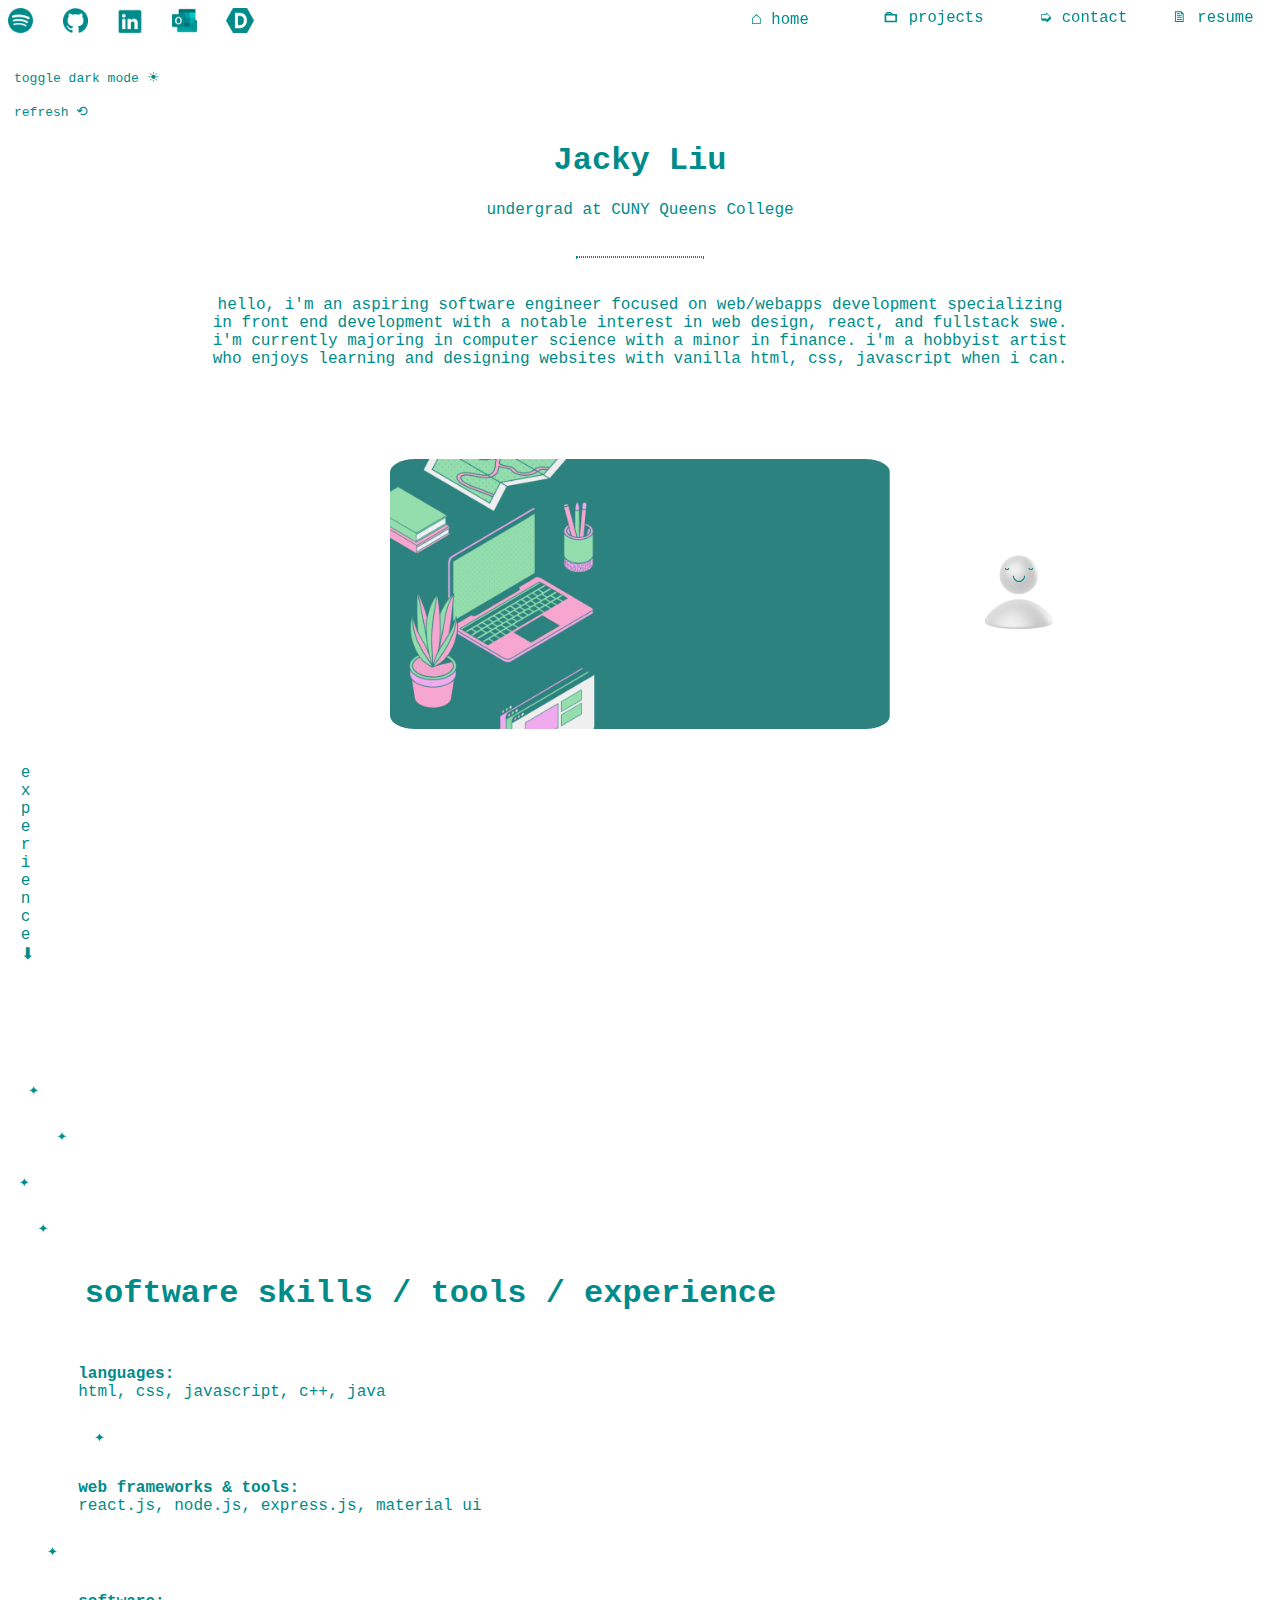
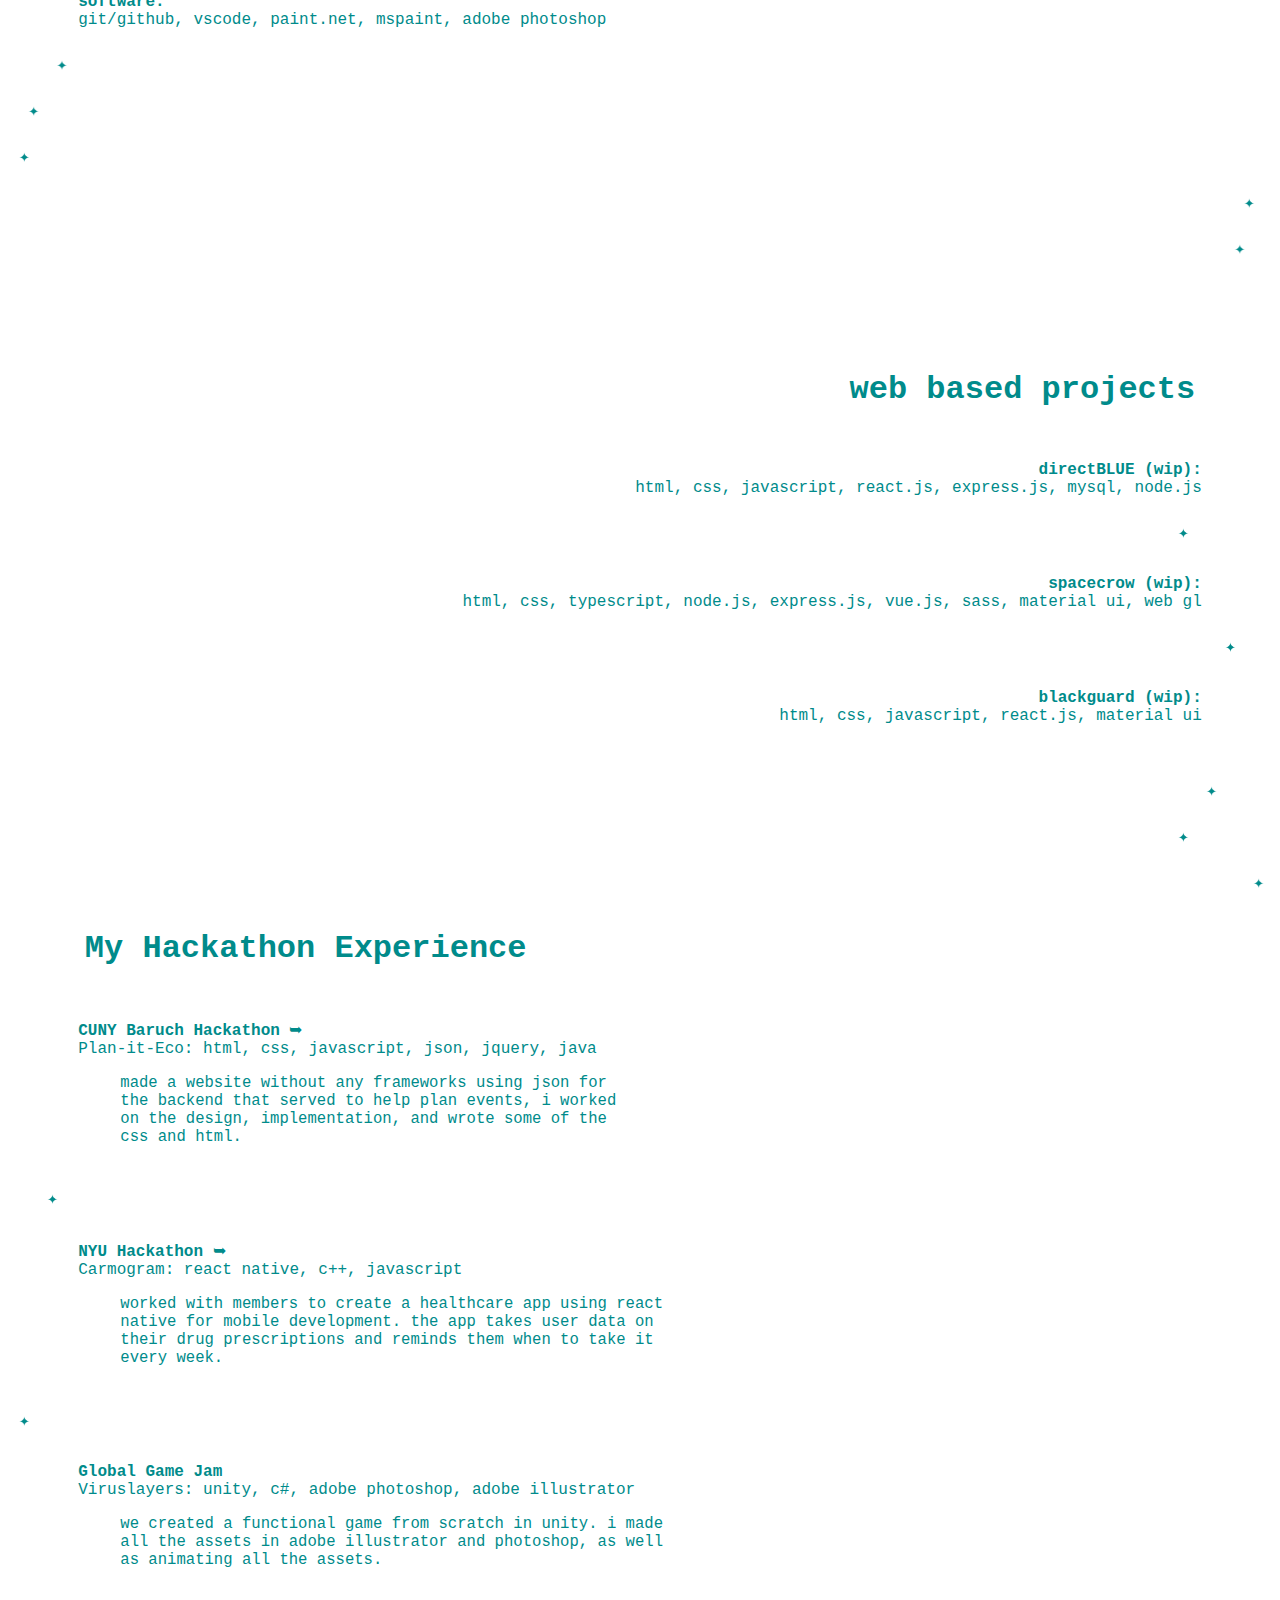
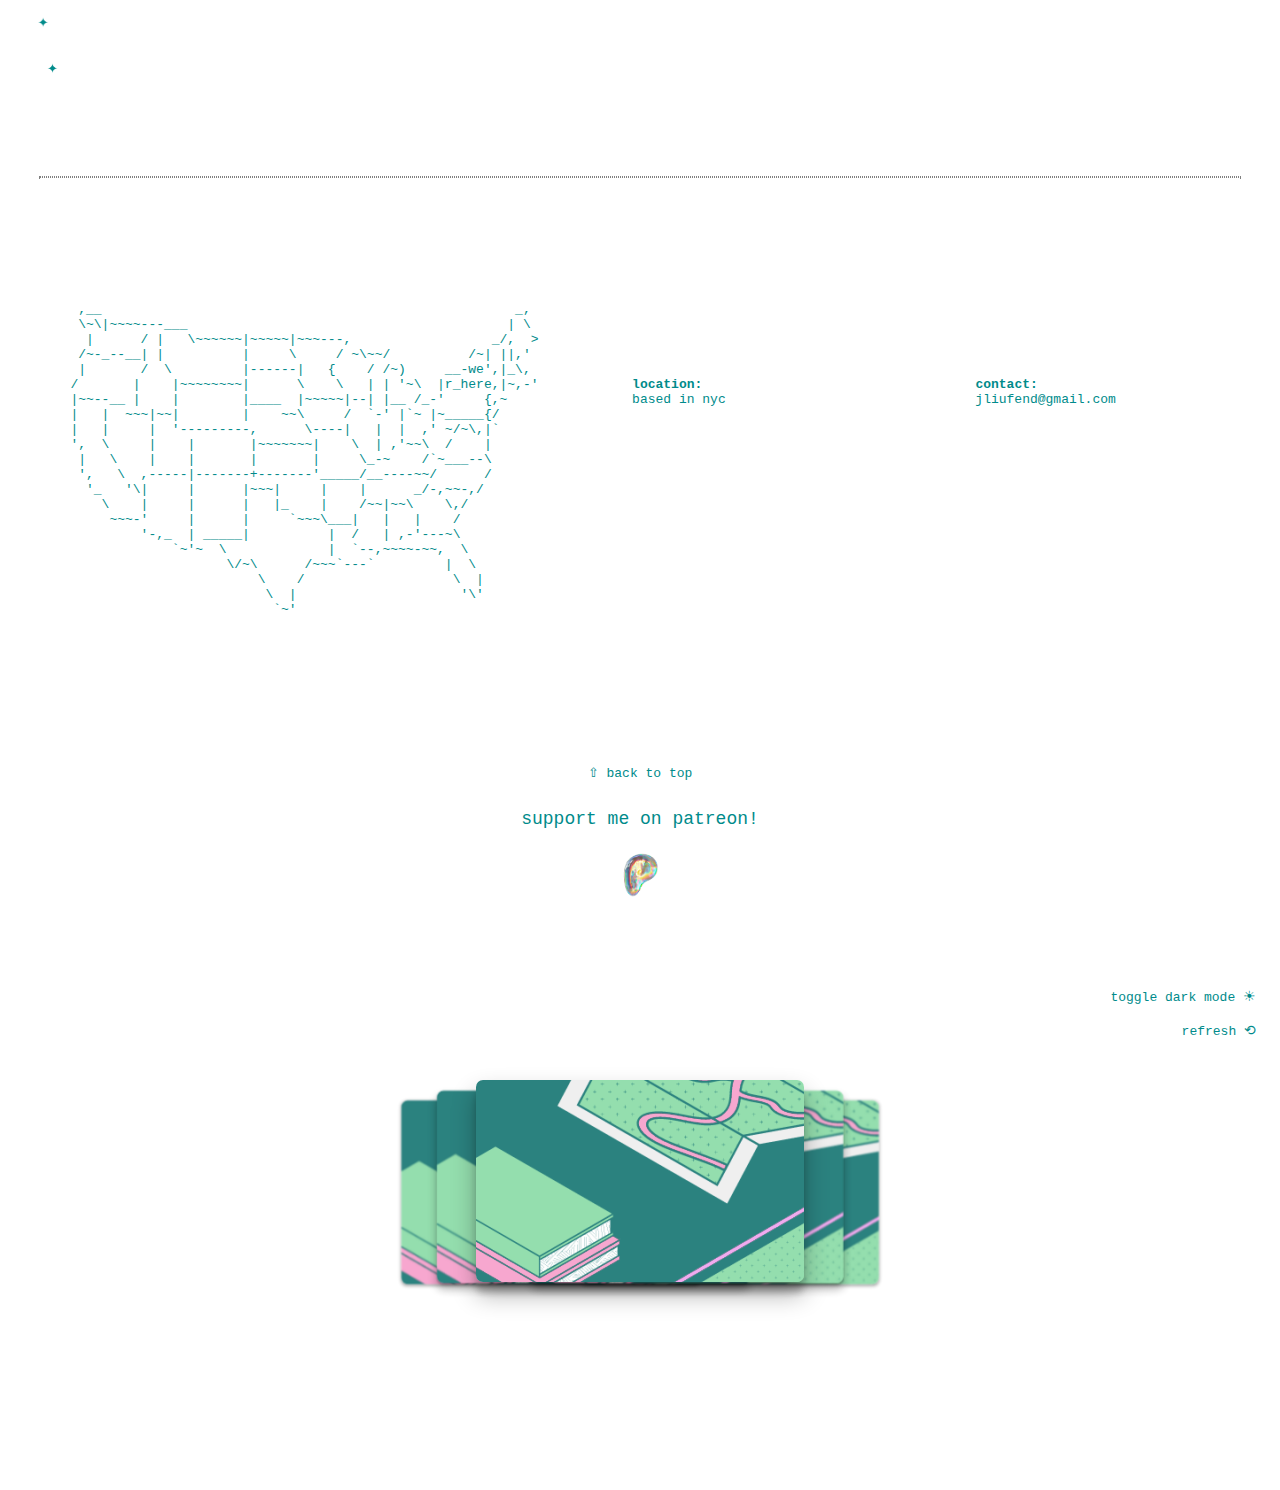
<file: index.html>
<!DOCTYPE html>
<html>
<head>
        <meta name="viewport" content="width=device-width, initial-scale=1.0">
        <meta charset="utf-8">
        <link rel = "stylesheet" href = "style.css">
        <script src="script.js"></script> 
        <title>✦ jacky liu's portfolio site</title>
</head>
<body> 
        <nav>
            <div id = "navbar">
                    <a href = "https://open.spotify.com/user/4dzqdp9mrkkd731muzai8ax6s" target = "_blank"><img id = "spotifylogo"  src = "./images/spotifylogo.png" alt = "spotify"></a> &nbsp;&nbsp;&nbsp;&nbsp;&nbsp;&nbsp;
                    <a href = "https://www.github.com/ykcaj-i" target = "_blank"><img id = "githublogo" src = "./images/githubcyan.png" alt = "github" ></a>&nbsp;&nbsp;&nbsp;&nbsp;&nbsp;&nbsp;
                    <a href = "https://www.linkedin.com/in/jacky-l-170103164/" target = "_blank"><img id = "linkedinlogo" src = "./images/linkedincyan.png" alt = "linkedin"></a>&nbsp;&nbsp;&nbsp;&nbsp;&nbsp;&nbsp;
                    <a href = "https://www.microsoft.com/en-us/microsoft-365/outlook/email-and-calendar-software-microsoft-outlook" target = "_blank"><img id = "microsoftlogo"  src = "./images/microsoft365logotrans.png" alt = "microsoftoutlook" ></a>&nbsp;&nbsp;&nbsp;&nbsp;&nbsp;&nbsp;
                    <a href = "https://devpost.com/ykcaj-i" target = "_blank"><img id = "devpostlogo" src = "./images/devpostlogo.png" alt = "devpost" ></a>&nbsp;&nbsp;&nbsp;&nbsp;&nbsp;&nbsp;
                    <div class = "righticons">
                        <a href = "#top"><font style ="font-size: 120%;">⌂</font> home</a>&nbsp;&nbsp;&nbsp;&nbsp;&nbsp;&nbsp;&nbsp;&nbsp;&nbsp;&nbsp;&nbsp;&nbsp;&nbsp;&nbsp;&nbsp;&nbsp;
                        <a href = "#webbasedprojects"><b>🗀</b> projects</a>&nbsp;&nbsp;&nbsp;&nbsp;&nbsp;&nbsp;&nbsp;&nbsp;&nbsp;&nbsp;&nbsp;&nbsp;&nbsp;&nbsp;&nbsp;&nbsp;&nbsp;&nbsp;&nbsp;
                        <a href = "#contacts">➭ contact</a>&nbsp;&nbsp;&nbsp;&nbsp;&nbsp;&nbsp;&nbsp;&nbsp;&nbsp;&nbsp;&nbsp;&nbsp;&nbsp;&nbsp;&nbsp;&nbsp;&nbsp;
                        <a href = "https://www.google.com" target = "_blank"><font style = "font-size: 100%;">🗎</font> resume</a>
                    </div>
                    
            </div>

        </nav>
            
            <br><br><br>
            <div>
                <button  id = "togglenight" onclick = "myFunction()">toggle dark mode <font style = "font-size: 110%;">☀</font></button> 
            </div>
            <br>
            <div>
                <button onClick="window.location.reload();">refresh <font style = "font-size: 110%;">⟲</font></button>
            </div>
            
            
        <header id = "header"> 
            <h1>Jacky Liu</h1>
            <p>undergrad at CUNY Queens College </p> <br> <hr id = "hr1">  <br>
            <div id = "summary">
                <p>
                    hello, i'm an aspiring software engineer focused on web/webapps development specializing <br>
                    in front end development with a notable interest in web design, react, and fullstack swe.<br>
                    i'm currently majoring in computer science with a minor in finance. i'm a hobbyist artist<br>
                    who enjoys learning and designing websites with vanilla html, css, javascript when i can.<br>
                    
                </p> 
                <br><br><br><br><br>
            </div>
            <div class = "parent">
                <img id = "image1" src="./images/imagethird.png" alt = "image1">
                <div class = "child">
                <img src="./images/pfp3dblank.png" alt = "image1" style = "width:120px; height:120px; border-radius: 25%;">
                </div>
                <div class = "childsecond">
                    <p id = "username">jacky</p>
                </div>
                <div class = "childthird">
                    <p id = "face" style = "color:darkcyan;"><span></span></p><!--˘◡˘ -->
                </div> 
                <!--
                <div class = "childforth">
                    <pre>
                        <button style = "color: white;" onclick="myFunction1()">o</button><br><br><br>
                        <button style = "color: white;" onclick="myFunction1()">o</button><br><br><br>
                        <button style = "color: white;" onclick="myFunction1()">o</button><br><br><br>
                    </pre>
                </div>
               -->
        </header>
        <br>
        <div>
            <a href = "#technicalskills" style = "text-decoration: none;">
            <p style = "color: darkcyan;">e<br>x<br>p<br>e<br>r<br>i<br>e<br>n<br>c<br>e<br>⬇</p>    
            </a>
        </div>
        <br><br><br><br><br><br>


        <!-- FLAVOR -->
        <div id = "technicalskills"> 
            <marquee direction="right"scrollamount = "3" style="color:darkcyan;"> 
                <pre>✦</pre> 
            </marquee> 
            <marquee direction="right"style="color:darkcyan;"> 
                <pre>✦</pre> 
            </marquee> 
            <marquee direction="right"scrollamount = "2" style="color:darkcyan;"> 
                <pre>✦</pre> 
            </marquee> 
            <marquee direction="right"scrollamount = "4" style="color:darkcyan;"> 
                <pre>✦</pre> 
            </marquee> 
        </div>
        <!-- FLAVOR -->

        <section>
            <h1>&nbsp;&nbsp;&nbsp;&nbsp;software skills / tools / experience</h1><br>
            <p>
                &nbsp;&nbsp;&nbsp;&nbsp;&nbsp;&nbsp;<b>languages:</b><br>
                &nbsp;&nbsp;&nbsp;&nbsp;&nbsp;&nbsp;html, css, javascript, c++, java
            </p>
                

            <marquee direction="right"scrollamount="10" style="color:darkcyan;"> 
                <pre>✦</pre> 
            </marquee> 

            <p>
                &nbsp;&nbsp;&nbsp;&nbsp;&nbsp;&nbsp;<b>web frameworks & tools:</b><br>
                &nbsp;&nbsp;&nbsp;&nbsp;&nbsp;&nbsp;react.js, node.js, express.js, material ui
            </p>


            <marquee direction="right"scrollamount="5" style="color:darkcyan;"> 
                <pre>✦</pre> 
            </marquee> 

            <p>
                &nbsp;&nbsp;&nbsp;&nbsp;&nbsp;&nbsp;<b>software:</b><br>
                &nbsp;&nbsp;&nbsp;&nbsp;&nbsp;&nbsp;git/github, vscode, paint.net, mspaint, adobe photoshop
            </p>
        </section>

    

        <section>

            <!-- FLAVOR -->
            <div>
                <marquee direction="right"style="color:darkcyan;"> 
                    <pre>✦</pre> 
                </marquee> 
                <marquee direction="right"scrollamount="3" style="color:darkcyan;"> 
                    <pre>✦</pre> 
                </marquee> 
                <marquee scrollamount="2" direction="right"style="color:darkcyan;"> 
                    <pre>✦</pre> 
                </marquee> 
            </div>

            <!-- FLAVOR -->


            <!--<img id = "image2" src = "stacks.png" alt = "image2" style = "padding: 50px;">-->
        </section>

         <!-- FLAVOR -->
         <div  id = "webbasedprojects"> 
            <marquee direction="left"scrollamount = "3" style="color:darkcyan;"> 
                <pre>✦</pre> 
            </marquee> 
            <marquee direction="left"scrollamount = "4" style="color:darkcyan;"> 
                <pre>✦</pre> 
            </marquee> 
        </div>
        <!-- FLAVOR -->

        <br>
        <section style = "text-align: right;"><br><br><br><br>
            <h1>web based projects&nbsp;&nbsp;&nbsp;&nbsp;</h1><br>
            <p>
                <b>directBLUE (wip):</b>&nbsp;&nbsp;&nbsp;&nbsp;&nbsp;&nbsp;<br> 
                html, css, javascript, react.js, express.js, mysql, node.js&nbsp;&nbsp;&nbsp;&nbsp;&nbsp;&nbsp;</p>
            <marquee direction="left"scrollamount="10" style="color:darkcyan;"> 
                <pre>✦</pre> 
            </marquee> 
            <p>
                <b>spacecrow (wip):</b>&nbsp;&nbsp;&nbsp;&nbsp;&nbsp;&nbsp;<br>
                html, css, typescript, node.js, express.js, vue.js, sass, material ui, web gl&nbsp;&nbsp;&nbsp;&nbsp;&nbsp;&nbsp;
            </p>
            <marquee direction="left"scrollamount="5" style="color:darkcyan;"> 
                <pre>✦</pre> 
            </marquee> 
            <p>
                <b>blackguard (wip):</b>&nbsp;&nbsp;&nbsp;&nbsp;&nbsp;&nbsp;<br>
                html, css, javascript, react.js, material ui&nbsp;&nbsp;&nbsp;&nbsp;&nbsp;&nbsp;
            </p>
        </section>

           <!-- FLAVOR -->

           <div> 
            <br><br>
            <marquee direction="left"scrollamount = "7" style = "color:darkcyan;">
                <pre>✦</pre> 
            </marquee> 
            <marquee direction="left"scrollamount = "10" style="color:darkcyan;"> 
                <pre>✦</pre> 
            </marquee> 
            <marquee direction="left"scrollamount = "2" style="color:darkcyan;"> 
                <pre>✦</pre> 
            </marquee> 
        </div>

        <!-- FLAVOR -->

            
            <section>
                <h1>&nbsp;&nbsp;&nbsp;&nbsp;My Hackathon Experience</h1><br>
                <p>
                    &nbsp;&nbsp;&nbsp;&nbsp;&nbsp;&nbsp;<b>CUNY Baruch Hackathon</b>&nbsp;<a id = "projectlinks" href = "https://devpost.com/software/plan-it-eco" target = "_blank">➥</a><br> 
                    &nbsp;&nbsp;&nbsp;&nbsp;&nbsp;&nbsp;Plan-it-Eco: html, css, javascript, json, jquery, java
                </p>
                <pre style = "font-family: monospace; font-size: 120%;">
            made a website without any frameworks using json for 
            the backend that served to help plan events, i worked 
            on the design, implementation, and wrote some of the
            css and html. 
                </pre>
            
                <marquee direction="right"scrollamount="5" style="color:darkcyan;"> 
                    <pre>✦</pre> 
                </marquee> 
    
                <p>
                    &nbsp;&nbsp;&nbsp;&nbsp;&nbsp;&nbsp;<b>NYU Hackathon</b>&nbsp;<a id = "projectlinks" href = "https://devpost.com/software/carmogram" target = "_blank">➥</a><br>
                    &nbsp;&nbsp;&nbsp;&nbsp;&nbsp;&nbsp;Carmogram: react native, c++, javascript
                </p>
                <pre style = "font-family: monospace; font-size: 120%;">
            worked with members to create a healthcare app using react
            native for mobile development. the app takes user data on
            their drug prescriptions and reminds them when to take it 
            every week.
                </pre>
    
    
                <marquee direction="right"scrollamount="2" style="color:darkcyan;"> 
                    <pre>✦</pre>
                </marquee> 
                
    
                <p>
                    &nbsp;&nbsp;&nbsp;&nbsp;&nbsp;&nbsp;<b>Global Game Jam</b><br>
                    &nbsp;&nbsp;&nbsp;&nbsp;&nbsp;&nbsp;Viruslayers: unity, c#, adobe photoshop, adobe illustrator<br>
                </p>
                <pre style = "font-family: monospace; font-size: 120%;">
            we created a functional game from scratch in unity. i made 
            all the assets in adobe illustrator and photoshop, as well
            as animating all the assets. 
                </pre>
            </section>
            <marquee direction="right"scrollamount = "4" style="color:darkcyan;"> 
                <pre>✦</pre> 
            </marquee> 
            <marquee direction="right"scrollamount = "5" style="color:darkcyan;"> 
                <pre>✦</pre> 
            </marquee> 
            <br><br><br><br><br><br>
           
            
            


            <section id = "mapend">
            <hr style = "border-color:darkcyan; border: dotted 1.5px; width: 95%;">
            <br><br><br><br><br><br>
            <pre>
            
         ,__                                                     _,
         \~\|~~~~---___                                         | \
          |      / |   \~~~~~~|~~~~~|~~~---,                  _/,  >
         /~-_--__| |          |     \     / ~\~~/          /~| ||,'
         |       /  \         |------|   {    / /~)     __-we',|_\,
        /       |    |~~~~~~~~|      \    \   | | '~\  |r_here,|~,-'            <b>location:</b>                                   <b>contact:</b>                                         <b>role:</b>                                        <b>interests:</b>           
        |~~--__ |    |        |____  |~~~~~|--| |__ /_-'     {,~                based in nyc                                jliufend@gmail.com                               software engineer                            fintech, biotech, ai
        |   |  ~~~|~~|        |    ~~\     /  `-' |`~ |~_____{/                                                    
        |   |     |  '---------,      \----|   |  |  ,' ~/~\,|`
        ',  \     |    |       |~~~~~~~|    \  | ,'~~\  /    |
         |   \    |    |       |       |     \_-~    /`~___--\
         ',   \  ,-----|-------+-------'_____/__----~~/      /
          '_   '\|     |      |~~~|     |    |      _/-,~~-,/
            \    |     |      |   |_    |    /~~|~~\    \,/
             ~~~-'     |      |     `~~~\___|   |   |    /
                 '-,_  | _____|          |  /   | ,-'---~\
                     `~'~  \             |  `--,~~~~-~~,  \
                            \/~\      /~~~`---`         |  \
                                \    /                   \  |
                                 \  |                     '\'
                                  `~'
                                </pre>
            </section>


            <br><br><br><br><br><br><br><br>
            <section id = "contacts" style = "text-align: center">
                <div id = "backtotop" > <!--id="grad1" style="text-align:center;margin:auto;"-->
                    <a href = "#top" style = "text-decoration: none; color: darkcyan;">⇧ back to top</a>
                </div>
                    <div id = "patreon">
                    <p style = "padding: 10px;color:darkcyan;font-size:18px;">
                        support me on patreon!<br><br> <a href = "https://google.com" target = "_blank"><img id = "patreonlogo" src  = "./images/patreonlogot.gif" alt = "patreon">
                        </a>
                    </p>
                    <br><br><br>
                    </div id = "pagedown">
                    <div style = "text-align:right; padding: 10px;">
                    <div>
                        <button  id = "togglenight" onclick = "myFunction()">toggle dark mode <font style = "font-size: 110%;">☀</font></button> 
                    </div>
                    <br>
                    <div>
                        <button onClick="window.location.reload();">refresh <font style = "font-size: 110%;">⟲</font></button>
                    </div>
                    </div>
                    <br><br>
 
            </section>
            

                <!--slider-->
                <section id="slider">
                    <input type="radio" name="slider" id="s1">
                    <input type="radio" name="slider" id="s2">
                    <input type="radio" name="slider" id="s3" checked> <!--this is the primary one-->
                    <input type="radio" name="slider" id="s4">
                    <input type="radio" name="slider" id="s5">
                  
                    <label for="s1" id="slide1"></label>
                    <label for="s2" id="slide2"></label>
                    <label for="s3" id="slide3"></label>
                    <label for="s4" id="slide4"></label>
                    <label for="s5" id="slide5"></label>
                  </section>

        <div style = "text-align: center; color: green; font-family: courier new; font-size: 100%; >
                <h2>a little about me</h2>
                <br>
                <p>i'm a cs student who recently decided to get into web development, this website is my first project, i will be producing more work from here on.</p>
                <p>i'm currently working on rehauling this site using css flexbox and grid, and making it responsive for all devices, stay tuned.</p>
                <br>
                <p>please contact me at jliufend@gmail.com or jliuarc@gmail.com, i'm more than happy to respond!<p>
        </div>





            

        
</body>
</html>
</file>
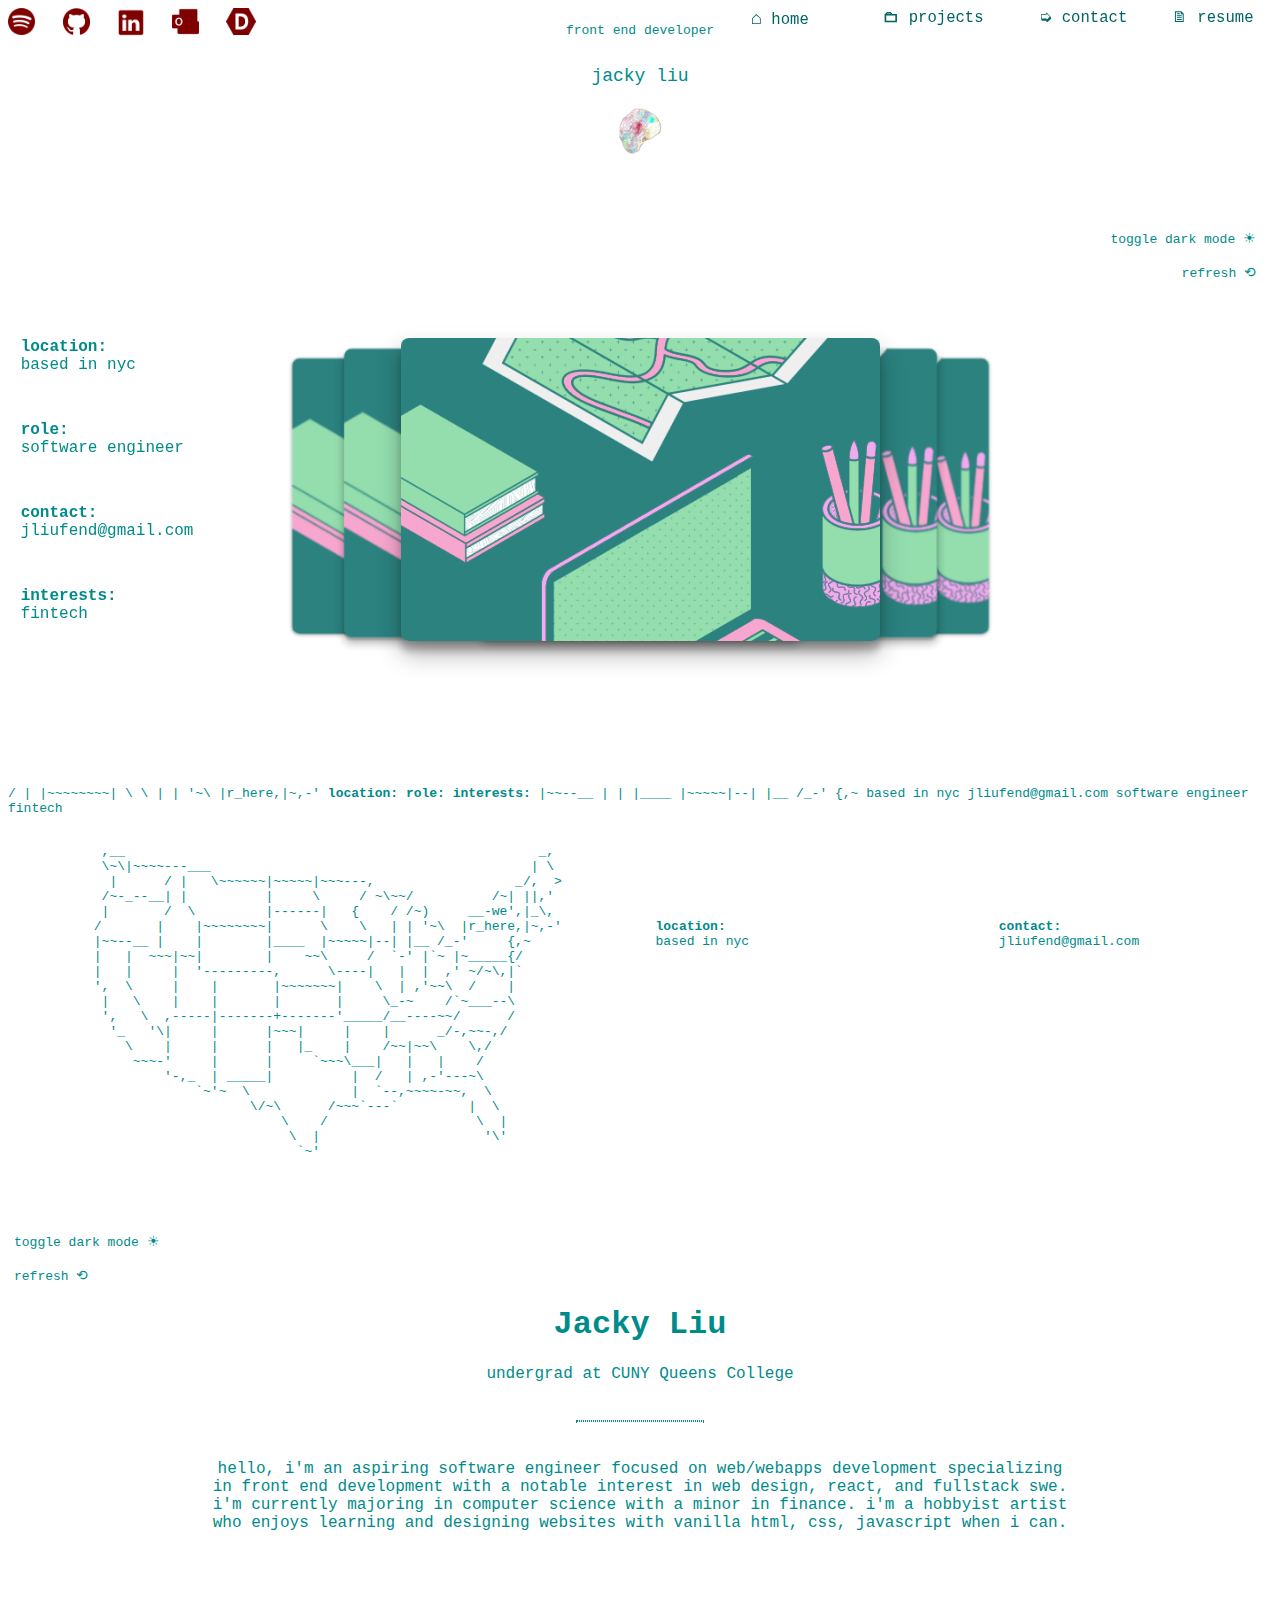
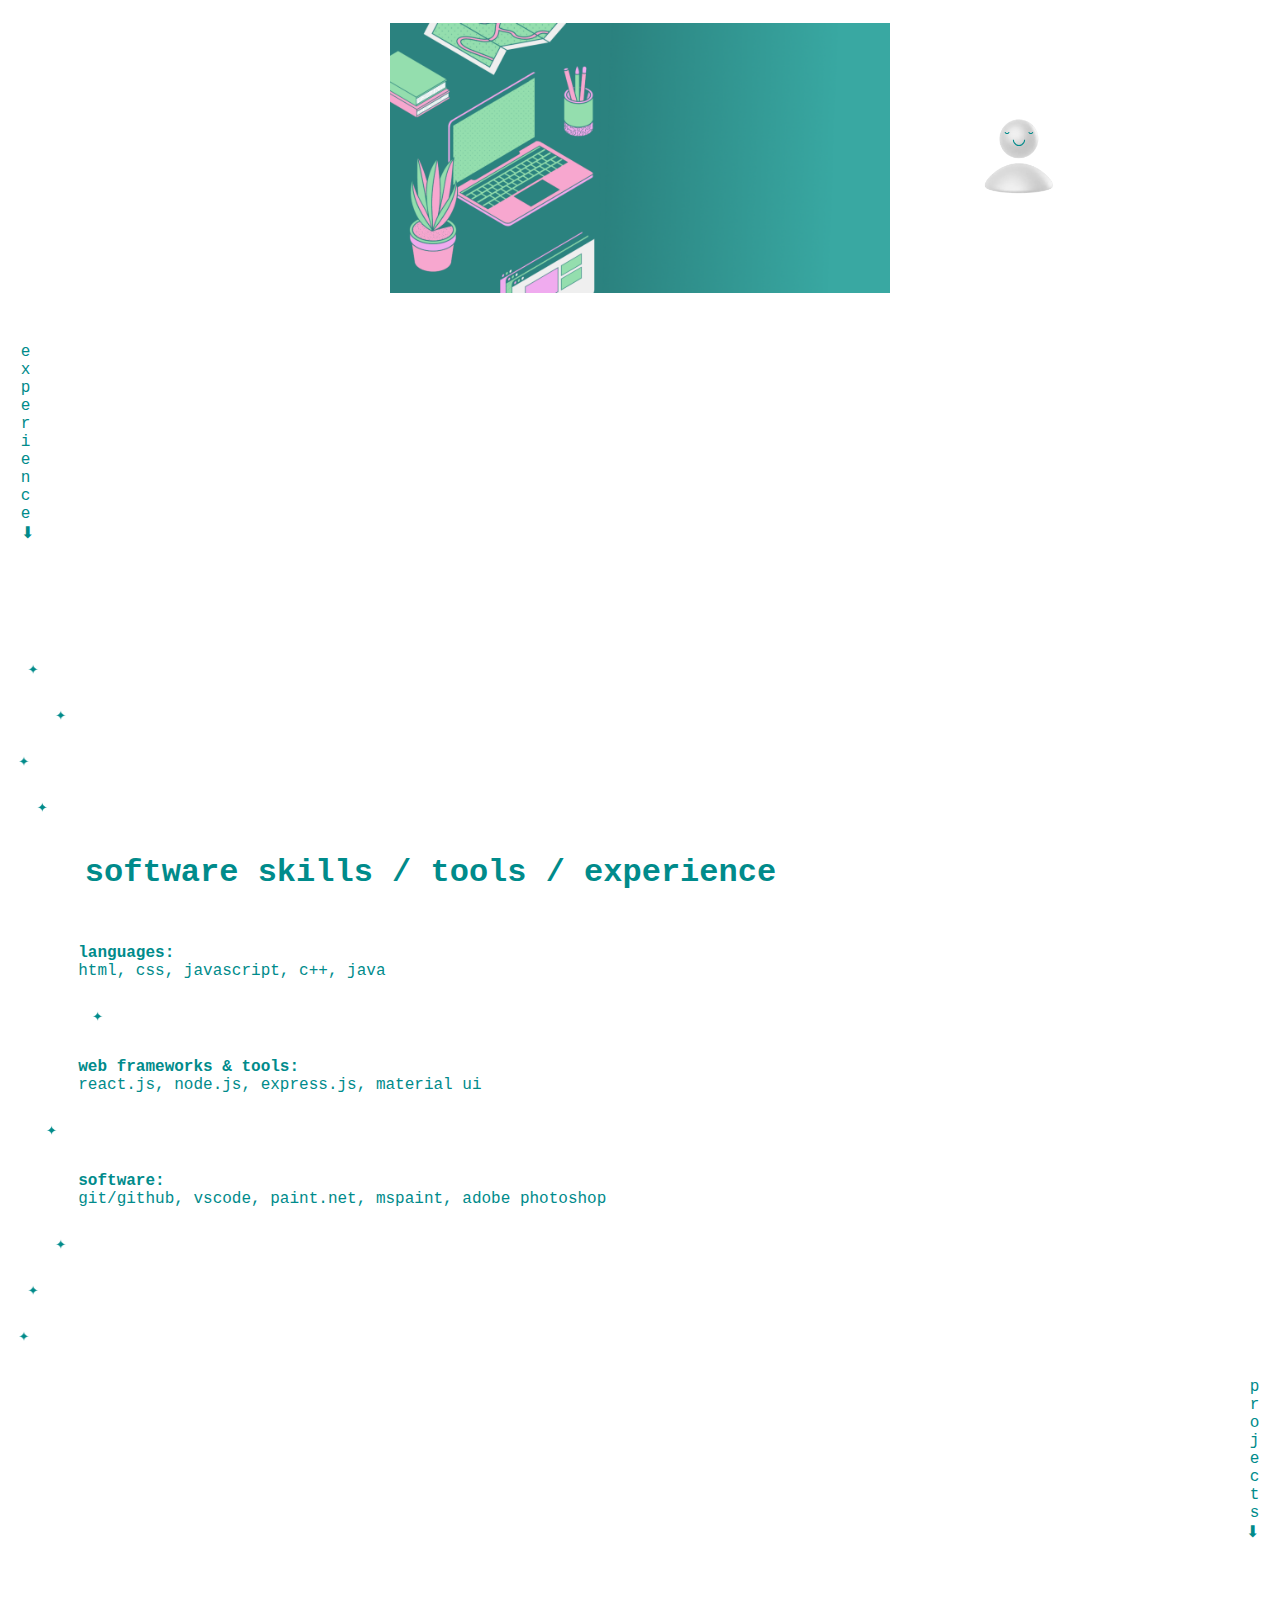
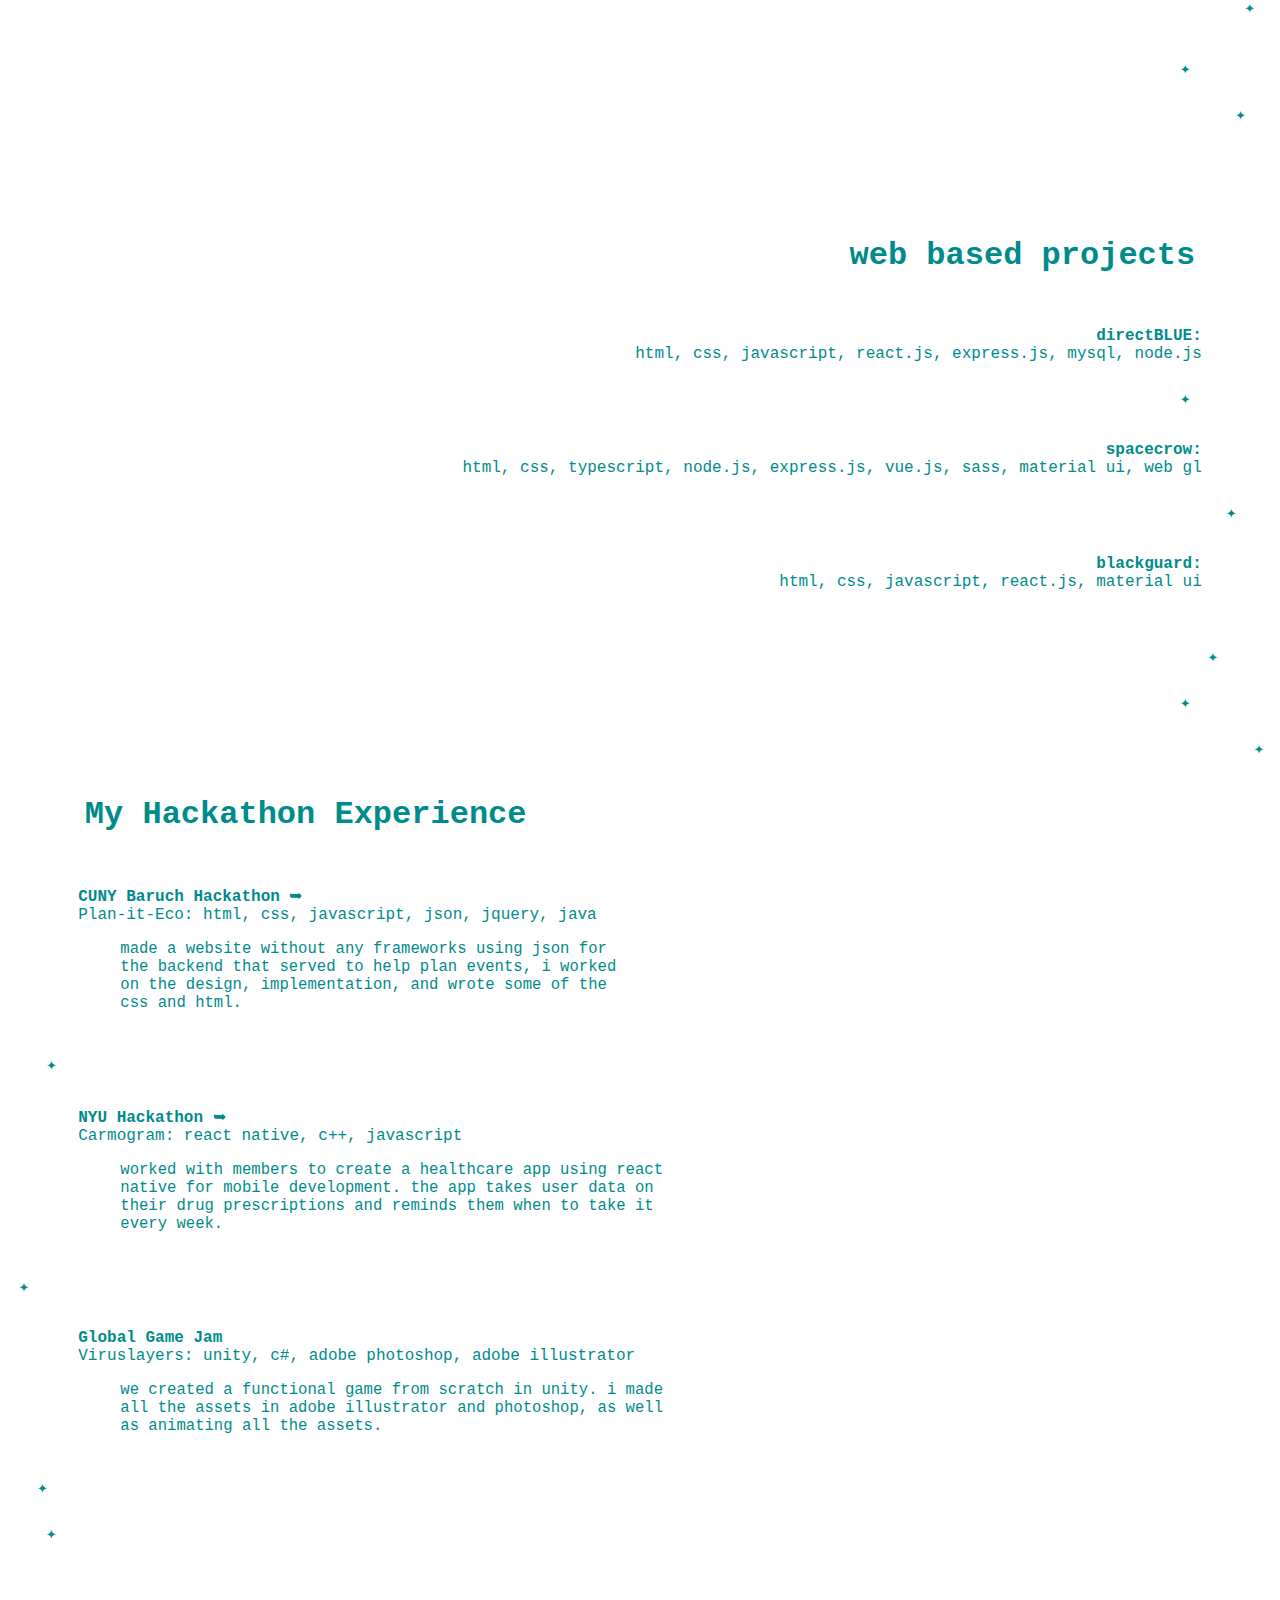
<file: final.html>
<!DOCTYPE html>
<html>
<head>
        <meta name="viewport" content="width=device-width, initial-scale=1.0">
        <meta charset="utf-8">
        <link rel = "stylesheet" href = "final.css">
        <script src="final.js"></script> 
        <title>✦ jacky liu's portfolio site</title>
</head>
<body> 
        <nav>
            <div id = "navbar">
                
                    <a href = "https://open.spotify.com/user/4dzqdp9mrkkd731muzai8ax6s" target = "_blank"><img id = "spotifylogo"  src = "spotifylogor.png" alt = "spotify"></a> &nbsp;&nbsp;&nbsp;&nbsp;&nbsp;&nbsp;
                    <a href = "https://www.github.com/ykcaj-i" target = "_blank"><img id = "githublogo" src = "githubcyanr.png" alt = "github" ></a>&nbsp;&nbsp;&nbsp;&nbsp;&nbsp;&nbsp;
                    <a href = "https://www.linkedin.com/in/jacky-l-170103164/" target = "_blank"><img id = "linkedinlogo" src = "linkedincyanr.png" alt = "linkedin"></a>&nbsp;&nbsp;&nbsp;&nbsp;&nbsp;&nbsp;
                    <a href = "https://www.microsoft.com/en-us/microsoft-365/outlook/email-and-calendar-software-microsoft-outlook" target = "_blank"><img id = "microsoftlogo"  src = "microsoft365logotransr.png" alt = "microsoftoutlook" ></a>&nbsp;&nbsp;&nbsp;&nbsp;&nbsp;&nbsp;
                    <a href = "https://devpost.com/ykcaj-i" target = "_blank"><img id = "devpostlogo" src = "devpostlogor.png" alt = "devpost" ></a>&nbsp;&nbsp;&nbsp;&nbsp;&nbsp;&nbsp;
                   <!--
                    <a href = "https://open.spotify.com/user/4dzqdp9mrkkd731muzai8ax6s" target = "_blank"><img id = "spotifylogo"  src = "spotifylogo.png" alt = "spotify"></a> &nbsp;&nbsp;&nbsp;&nbsp;&nbsp;&nbsp;
                    <a href = "https://www.github.com/ykcaj-i" target = "_blank"><img id = "githublogo" src = "githubcyan.png" alt = "github" ></a>&nbsp;&nbsp;&nbsp;&nbsp;&nbsp;&nbsp;
                    <a href = "https://www.linkedin.com/in/jacky-l-170103164/" target = "_blank"><img id = "linkedinlogo" src = "linkedincyan.png" alt = "linkedin"></a>&nbsp;&nbsp;&nbsp;&nbsp;&nbsp;&nbsp;
                    <a href = "https://www.microsoft.com/en-us/microsoft-365/outlook/email-and-calendar-software-microsoft-outlook" target = "_blank"><img id = "microsoftlogo"  src = "microsoft365logotrans.png" alt = "microsoftoutlook" ></a>&nbsp;&nbsp;&nbsp;&nbsp;&nbsp;&nbsp;
                    <a href = "https://devpost.com/ykcaj-i" target = "_blank"><img id = "devpostlogo" src = "devpostlogo.png" alt = "devpost" ></a>&nbsp;&nbsp;&nbsp;&nbsp;&nbsp;&nbsp;
                    --> 
                    <div class = "righticons">
                        <a style = "color: rgb(0, 100, 100)" href= "#top"><font style ="font-size: 120%;">⌂</font> home</a>&nbsp;&nbsp;&nbsp;&nbsp;&nbsp;&nbsp;&nbsp;&nbsp;&nbsp;&nbsp;&nbsp;&nbsp;&nbsp;&nbsp;&nbsp;&nbsp;
                        <a style = "color: rgb(0, 100, 100)" href = "#webbasedprojects"><b>🗀</b> projects</a>&nbsp;&nbsp;&nbsp;&nbsp;&nbsp;&nbsp;&nbsp;&nbsp;&nbsp;&nbsp;&nbsp;&nbsp;&nbsp;&nbsp;&nbsp;&nbsp;&nbsp;&nbsp;&nbsp;
                        <a style = "color: rgb(0, 100, 100)" href = "#contacts">➭ contact</a>&nbsp;&nbsp;&nbsp;&nbsp;&nbsp;&nbsp;&nbsp;&nbsp;&nbsp;&nbsp;&nbsp;&nbsp;&nbsp;&nbsp;&nbsp;&nbsp;&nbsp;
                        <a style = "color: rgb(0, 100, 100)" href = "https://www.google.com" target = "_blank"><font style = "font-size: 100%;">🗎</font> resume</a>
                    </div>
                    
            </div>

        </nav>
        <div id = "backtotop" style =" text-align:center" > <!--id="grad1" style="text-align:center;margin:auto;"-->
            <a href = "#top" style = "text-decoration: none; color: darkcyan;">front end developer</a>
        </div>
            <div id = "patreon" style = "text-align: center;">
            <p style = "padding: 10px;color:darkcyan;font-size:18px;">
                jacky liu<br><br> <a href = "https://patreon.com/insomniacookieflow" target = "_blank"><img id = "patreonlogo" src  = "patreonlogot.gif" alt = "patreon">
                </a>
            </p>
            <br>
            </div id = "pagedown">
            <div style = "text-align:right; padding: 10px;">

            <br>
            <div>
                <button  id = "togglenight" onclick = "myFunction()">toggle dark mode <font style = "font-size: 110%;">☀</font></button>
            </div>
            <br>
            <div>
                <button onClick="window.location.reload();">refresh <font style = "font-size: 110%;">⟲</font></button>
            </div>
            </div>
            <br><br>
            <section id="slider">
                <input type="radio" name="slider" id="s1">
                <input type="radio" name="slider" id="s2">
                <input type="radio" name="slider" id="s3" checked> <!--this is the primary one-->
                <input type="radio" name="slider" id="s4">
                <input type="radio" name="slider" id="s5">
                <label for="s1" id="slide1"></label>
                <label for="s2" id="slide2"></label>
                <label for="s3" id="slide3"></label>
                <label for="s4" id="slide4"></label>
                <label for="s5" id="slide5"></label>
                <p><b>location:</b><br>based in nyc </p>
                <br>
                <p><b>role:</b><br>software engineer</p>
                <br>
                <p><b>contact:</b><br>jliufend@gmail.com</p>
                <br>
                <p><b>interests:</b><br>fintech</p>        
                 
                  
                
                
                  
              </section>
        <!--slider-->
        
          
          
            
            /       |    |~~~~~~~~|      \    \   | | '~\  |r_here,|~,-'            <b>location:</b>                                   <b></b>                                         <b>role:</b>                                        <b>interests:</b>           
            |~~--__ |    |        |____  |~~~~~|--| |__ /_-'     {,~                based in nyc                                jliufend@gmail.com                               software engineer                            fintech
           </pre>
          








          <pre>
            
            ,__                                                     _,
            \~\|~~~~---___                                         | \
             |      / |   \~~~~~~|~~~~~|~~~---,                  _/,  >
            /~-_--__| |          |     \     / ~\~~/          /~| ||,'
            |       /  \         |------|   {    / /~)     __-we',|_\,
           /       |    |~~~~~~~~|      \    \   | | '~\  |r_here,|~,-'            <b>location:</b>                                   <b>contact:</b>                                         <b>role:</b>                                        <b>interests:</b>           
           |~~--__ |    |        |____  |~~~~~|--| |__ /_-'     {,~                based in nyc                                jliufend@gmail.com                               software engineer                            fintech, biotech, ai
           |   |  ~~~|~~|        |    ~~\     /  `-' |`~ |~_____{/                                                    
           |   |     |  '---------,      \----|   |  |  ,' ~/~\,|`
           ',  \     |    |       |~~~~~~~|    \  | ,'~~\  /    |
            |   \    |    |       |       |     \_-~    /`~___--\
            ',   \  ,-----|-------+-------'_____/__----~~/      /
             '_   '\|     |      |~~~|     |    |      _/-,~~-,/
               \    |     |      |   |_    |    /~~|~~\    \,/
                ~~~-'     |      |     `~~~\___|   |   |    /
                    '-,_  | _____|          |  /   | ,-'---~\
                        `~'~  \             |  `--,~~~~-~~,  \
                               \/~\      /~~~`---`         |  \
                                   \    /                   \  |
                                    \  |                     '\'
                                     `~'
                                   </pre>


            <br><br><br>
            <div>
                <button  id = "togglenight" onclick = "myFunction()">toggle dark mode <font style = "font-size: 110%;">☀</font></button> 
            </div>
            <br>
            <div>
                <button onClick="window.location.reload();">refresh <font style = "font-size: 110%;">⟲</font></button>
            </div>
            
            
        <header id = "header"> 
            <h1>Jacky Liu</h1>
            <p>undergrad at CUNY Queens College </p> <br> <hr id = "hr1">  <br>
            <div id = "summary">
                <p>
                    hello, i'm an aspiring software engineer focused on web/webapps development specializing <br>
                    in front end development with a notable interest in web design, react, and fullstack swe.<br>
                    i'm currently majoring in computer science with a minor in finance. i'm a hobbyist artist<br>
                    who enjoys learning and designing websites with vanilla html, css, javascript when i can.<br>
                    
                </p> 
                <br><br><br><br><br>
            </div>
            <div class = "parent">
                <img id = "image1" src="imagethirdgradient.png" alt = "image1">
                <div class = "child">
                <img src="pfp3dblank.png" alt = "image1" style = "width:120px; height:120px; border-radius: 25%;">
                </div>
                <div class = "childsecond">
                    <p id = "username">jacky</p>
                </div>
                <div class = "childthird">
                    <p id = "face" style = "color:darkcyan;"><span></span></p><!--˘◡˘ -->
                </div> 
                <!--
                <div class = "childforth">
                    <pre>
                        <button style = "color: white;" onclick="myFunction1()">o</button><br><br><br>
                        <button style = "color: white;" onclick="myFunction1()">o</button><br><br><br>
                        <button style = "color: white;" onclick="myFunction1()">o</button><br><br><br>
                    </pre>
                </div>
               -->
        </header>
        <br><br>
        <div>
            <a href = "#technicalskills" style = "text-decoration: none;">
            <p style = "color: darkcyan;">e<br>x<br>p<br>e<br>r<br>i<br>e<br>n<br>c<br>e<br>⬇</p>    
            </a>
        </div>
        <br><br><br><br><br><br>


        <!-- FLAVOR -->
        <div id = "technicalskills"> 
            <marquee direction="right"scrollamount = "3" style="color:darkcyan;"> 
                <pre>✦</pre> 
            </marquee> 
            <marquee direction="right"style="color:darkcyan;"> 
                <pre>✦</pre> 
            </marquee> 
            <marquee direction="right"scrollamount = "2" style="color:darkcyan;"> 
                <pre>✦</pre> 
            </marquee> 
            <marquee direction="right"scrollamount = "4" style="color:darkcyan;"> 
                <pre>✦</pre> 
            </marquee> 
        </div>
        <!-- FLAVOR -->

        <section>
            <h1>&nbsp;&nbsp;&nbsp;&nbsp;software skills / tools / experience</h1><br>
            <p>
                &nbsp;&nbsp;&nbsp;&nbsp;&nbsp;&nbsp;<b>languages:</b><br>
                &nbsp;&nbsp;&nbsp;&nbsp;&nbsp;&nbsp;html, css, javascript, c++, java
            </p>
                

            <marquee direction="right"scrollamount="10" style="color:darkcyan;"> 
                <pre>✦</pre> 
            </marquee> 

            <p>
                &nbsp;&nbsp;&nbsp;&nbsp;&nbsp;&nbsp;<b>web frameworks & tools:</b><br>
                &nbsp;&nbsp;&nbsp;&nbsp;&nbsp;&nbsp;react.js, node.js, express.js, material ui
            </p>


            <marquee direction="right"scrollamount="5" style="color:darkcyan;"> 
                <pre>✦</pre> 
            </marquee> 

            <p>
                &nbsp;&nbsp;&nbsp;&nbsp;&nbsp;&nbsp;<b>software:</b><br>
                &nbsp;&nbsp;&nbsp;&nbsp;&nbsp;&nbsp;git/github, vscode, paint.net, mspaint, adobe photoshop
            </p>
        </section>

    

        <section>

            <!-- FLAVOR -->
            <div>
                <marquee direction="right"style="color:darkcyan;"> 
                    <pre>✦</pre> 
                </marquee> 
                <marquee direction="right"scrollamount="3" style="color:darkcyan;"> 
                    <pre>✦</pre> 
                </marquee> 
                <marquee scrollamount="2" direction="right"style="color:darkcyan;"> 
                    <pre>✦</pre> 
                </marquee> 
                <div style = "text-align: right;">
                    <p style = "color: darkcyan;">p<br>r<br>o<br>j<br>e<br>c<br>t<br>s<br>⬇</p>            
                </div>
            </div>

            <!-- FLAVOR -->


            <!--<img id = "image2" src = "stacks.png" alt = "image2" style = "padding: 50px;">-->
        </section><br><br>

         <!-- FLAVOR -->
         <div  id = "webbasedprojects"> 
            <marquee direction="left"scrollamount = "3" style="color:darkcyan;"> 
                <pre>✦</pre> 
            </marquee> 
            <br><br>
            <marquee direction="left"scrollamount = "10" style="color:darkcyan;"> 
                <pre>✦</pre> 
            </marquee> 
            <marquee direction="left"scrollamount = "4" style="color:darkcyan;"> 
                <pre>✦</pre> 
            </marquee> 
        </div>
        <!-- FLAVOR -->

        <br>
        <section style = "text-align: right;"><br><br><br><br>
            <h1>web based projects&nbsp;&nbsp;&nbsp;&nbsp;</h1><br>
            <p>
                <b>directBLUE:</b>&nbsp;&nbsp;&nbsp;&nbsp;&nbsp;&nbsp;<br> 
                html, css, javascript, react.js, express.js, mysql, node.js&nbsp;&nbsp;&nbsp;&nbsp;&nbsp;&nbsp;</p>
            <marquee direction="left"scrollamount="10" style="color:darkcyan;"> 
                <pre>✦</pre> 
            </marquee> 
            <p>
                <b>spacecrow:</b>&nbsp;&nbsp;&nbsp;&nbsp;&nbsp;&nbsp;<br>
                html, css, typescript, node.js, express.js, vue.js, sass, material ui, web gl&nbsp;&nbsp;&nbsp;&nbsp;&nbsp;&nbsp;
            </p>
            <marquee direction="left"scrollamount="5" style="color:darkcyan;"> 
                <pre>✦</pre> 
            </marquee> 
            <p>
                <b>blackguard:</b>&nbsp;&nbsp;&nbsp;&nbsp;&nbsp;&nbsp;<br>
                html, css, javascript, react.js, material ui&nbsp;&nbsp;&nbsp;&nbsp;&nbsp;&nbsp;
            </p>
        </section>

           <!-- FLAVOR -->

           <div> 
            <br><br>
            <marquee direction="left"scrollamount = "7" style = "color:darkcyan;">
                <pre>✦</pre> 
            </marquee> 
            <marquee direction="left"scrollamount = "10" style="color:darkcyan;"> 
                <pre>✦</pre> 
            </marquee> 
            <marquee direction="left"scrollamount = "2" style="color:darkcyan;"> 
                <pre>✦</pre> 
            </marquee> 
        </div>

        <!-- FLAVOR -->

            
            <section>
                <h1>&nbsp;&nbsp;&nbsp;&nbsp;My Hackathon Experience</h1><br>
                <p>
                    &nbsp;&nbsp;&nbsp;&nbsp;&nbsp;&nbsp;<b>CUNY Baruch Hackathon</b>&nbsp;<a id = "projectlinks" href = "https://devpost.com/software/plan-it-eco" target = "_blank">➥</a><br> 
                    &nbsp;&nbsp;&nbsp;&nbsp;&nbsp;&nbsp;Plan-it-Eco: html, css, javascript, json, jquery, java
                </p>
                <pre style = "font-family: monospace; font-size: 120%;">
            made a website without any frameworks using json for 
            the backend that served to help plan events, i worked 
            on the design, implementation, and wrote some of the
            css and html. 
                </pre>
            
                <marquee direction="right"scrollamount="5" style="color:darkcyan;"> 
                    <pre>✦</pre> 
                </marquee> 
    
                <p>
                    &nbsp;&nbsp;&nbsp;&nbsp;&nbsp;&nbsp;<b>NYU Hackathon</b>&nbsp;<a id = "projectlinks" href = "https://devpost.com/software/carmogram" target = "_blank">➥</a><br>
                    &nbsp;&nbsp;&nbsp;&nbsp;&nbsp;&nbsp;Carmogram: react native, c++, javascript
                </p>
                <pre style = "font-family: monospace; font-size: 120%;">
            worked with members to create a healthcare app using react
            native for mobile development. the app takes user data on
            their drug prescriptions and reminds them when to take it 
            every week.
                </pre>
    
    
                <marquee direction="right"scrollamount="2" style="color:darkcyan;"> 
                    <pre>✦</pre>
                </marquee> 
                
    
                <p>
                    &nbsp;&nbsp;&nbsp;&nbsp;&nbsp;&nbsp;<b>Global Game Jam</b><br>
                    &nbsp;&nbsp;&nbsp;&nbsp;&nbsp;&nbsp;Viruslayers: unity, c#, adobe photoshop, adobe illustrator<br>
                </p>
                <pre style = "font-family: monospace; font-size: 120%;">
            we created a functional game from scratch in unity. i made 
            all the assets in adobe illustrator and photoshop, as well
            as animating all the assets. 
                </pre>
            </section>
            <marquee direction="right"scrollamount = "4" style="color:darkcyan;"> 
                <pre>✦</pre> 
            </marquee> 
            <marquee direction="right"scrollamount = "5" style="color:darkcyan;"> 
                <pre>✦</pre> 
            </marquee> 
            <br><br><br><br><br><br>
           
            
            


            <section id = "mapend">
            <hr style = "border-color:darkcyan; border: dotted 1.5px; width: 95%;">
            <br><br><br><br><br><br>
           
            </section>


            <br><br><br><br><br><br><br><br>
            <section id = "contacts" style = "text-align: center"></section>



            

        
</body>
</html>
</file>
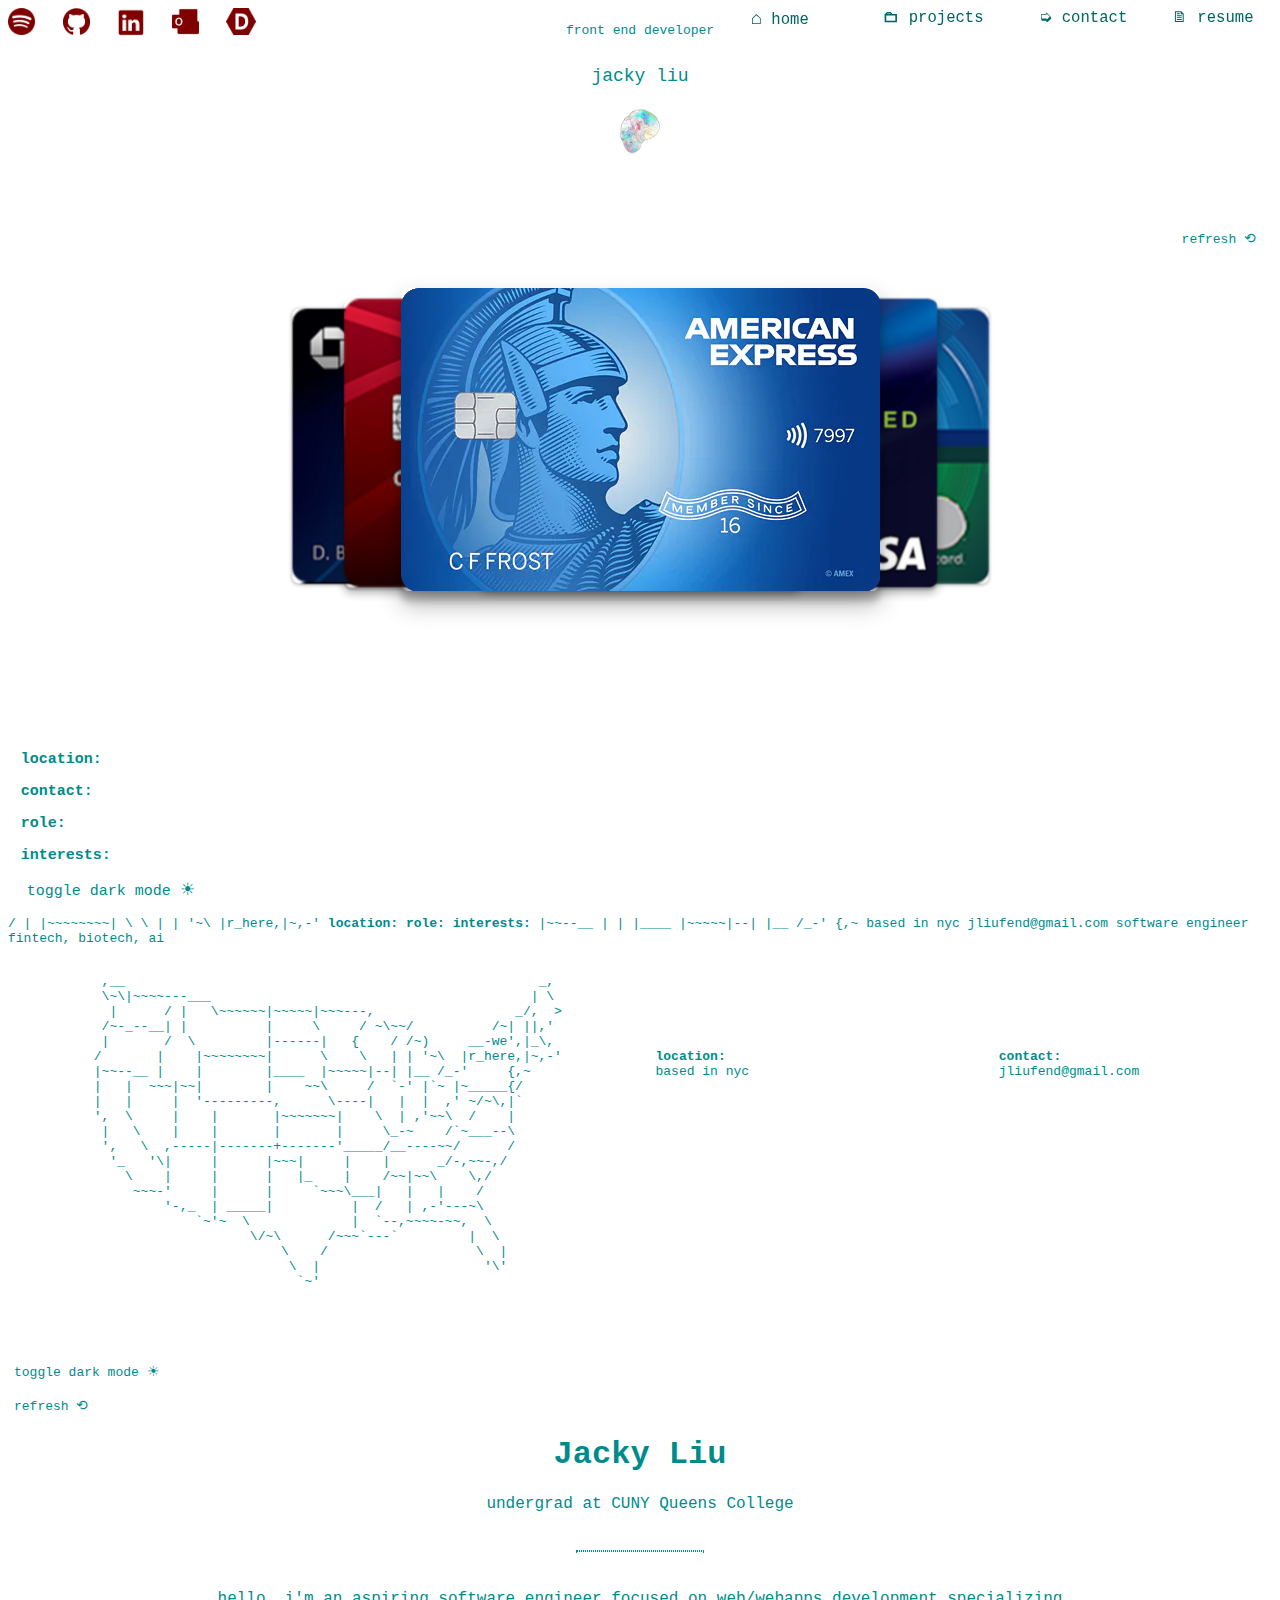
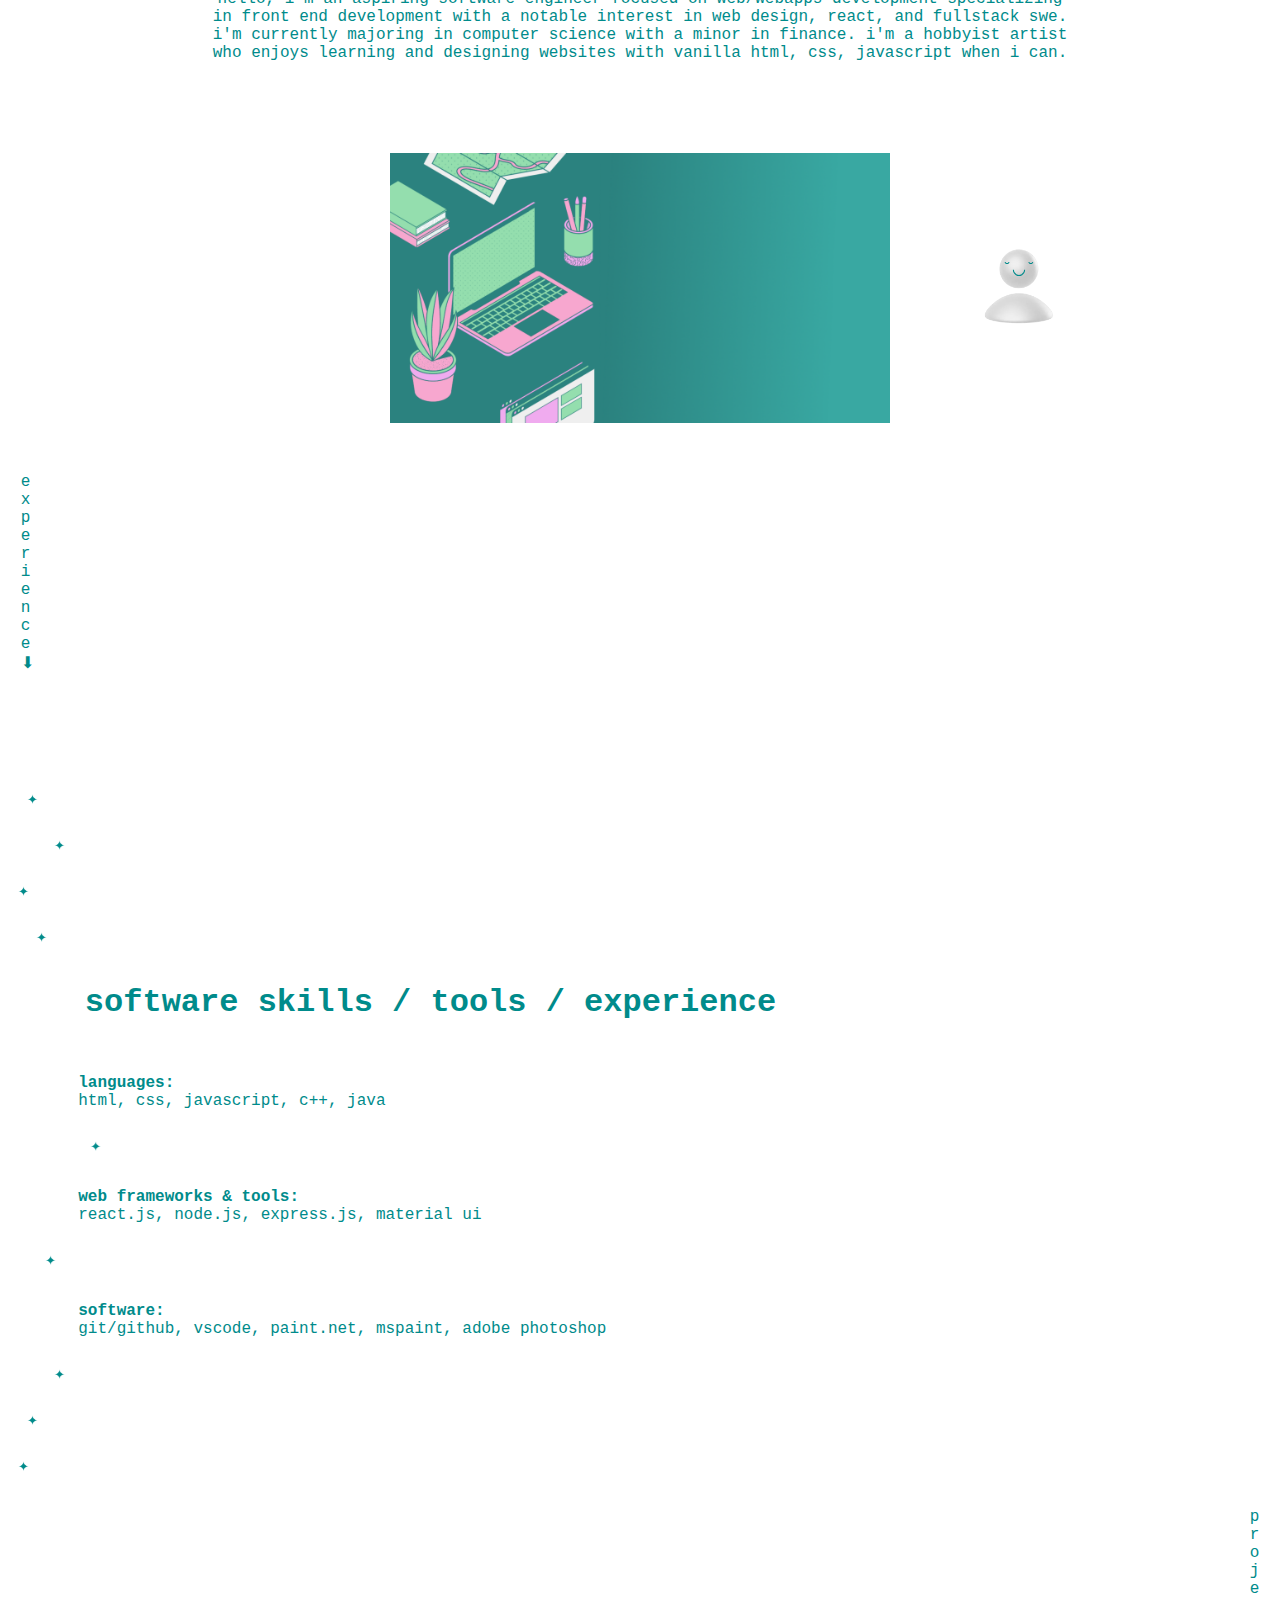
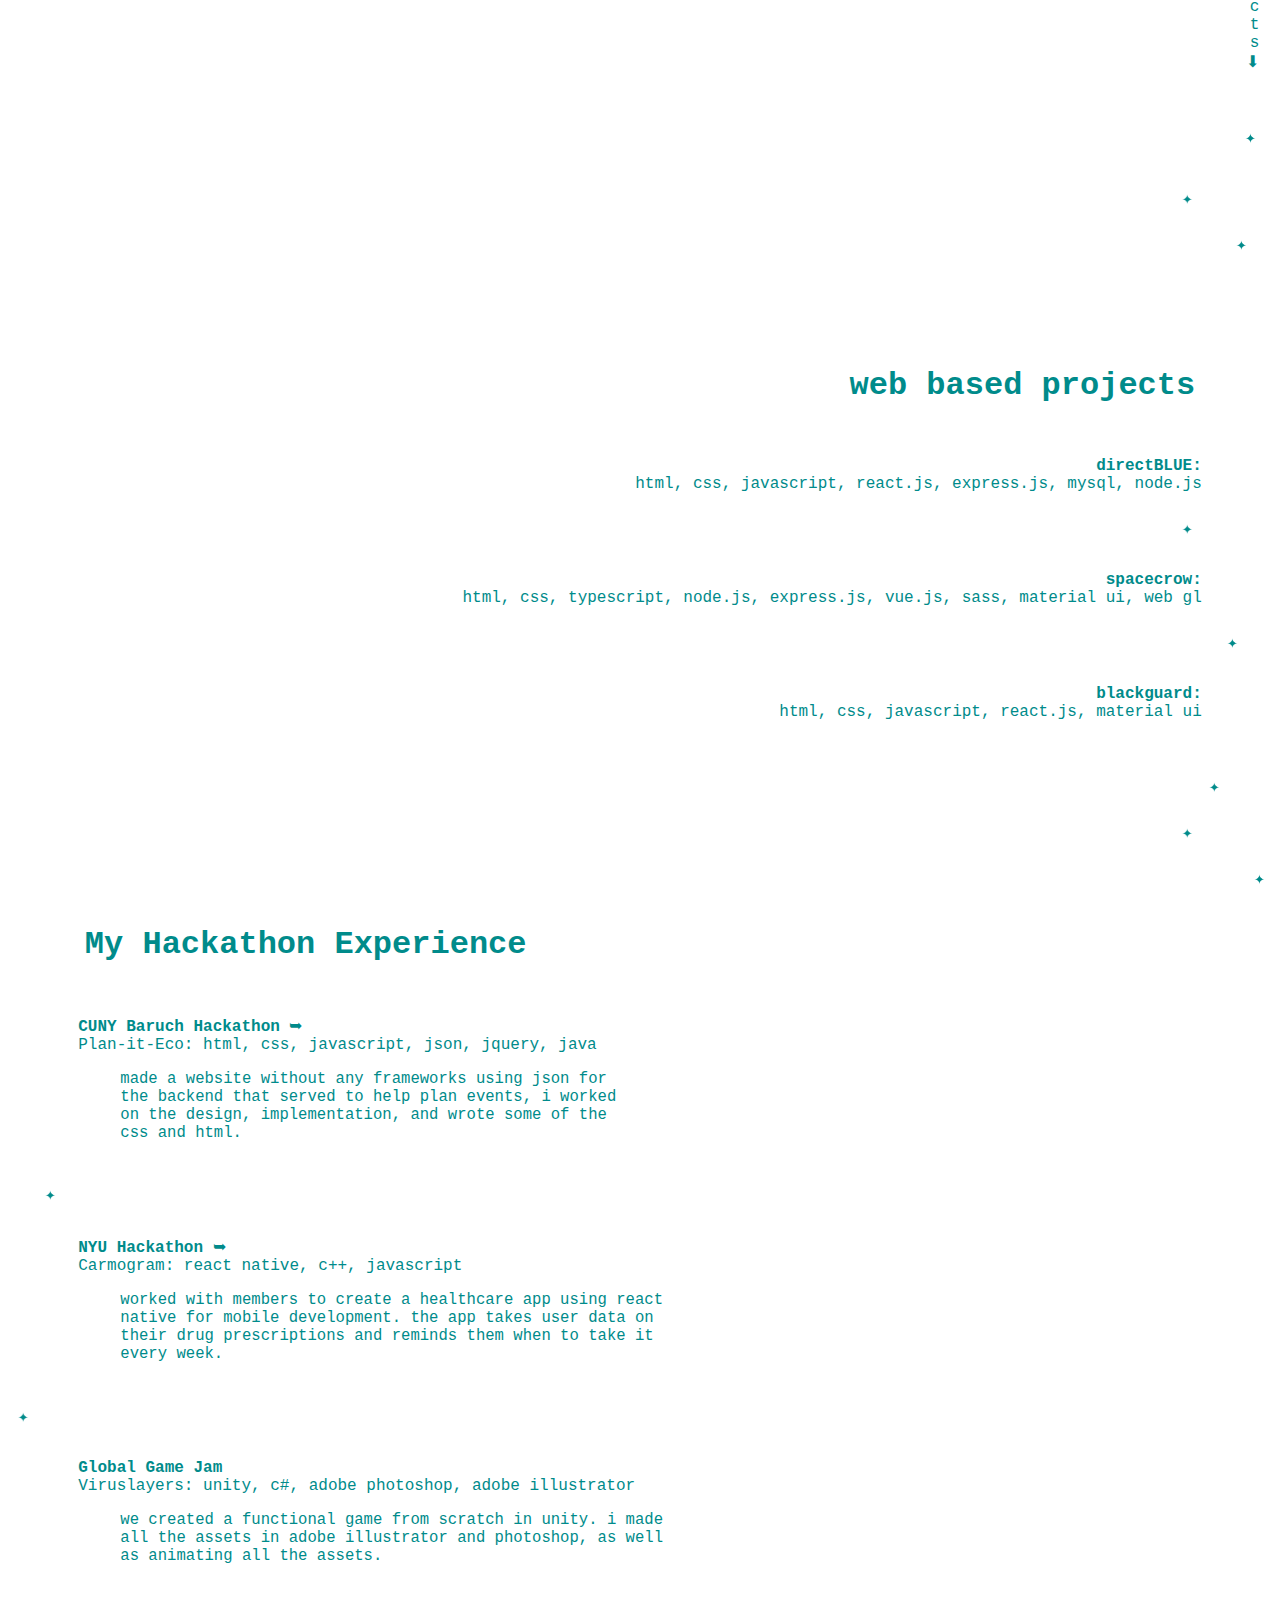
<file: lol.html>
<!DOCTYPE html>
<html>
<head>
        <meta name="viewport" content="width=device-width, initial-scale=1.0">
        <meta charset="utf-8">
        <link rel = "stylesheet" href = "lol.css">
        <script src="lol.js"></script> 
        <title>✦ jacky liu's portfolio site</title>
</head>
<body> 
        <nav>
            <div id = "navbar">
                    <a href = "https://open.spotify.com/user/4dzqdp9mrkkd731muzai8ax6s" target = "_blank"><img id = "spotifylogo"  src = "spotifylogor.png" alt = "spotify"></a> &nbsp;&nbsp;&nbsp;&nbsp;&nbsp;&nbsp;
                    <a href = "https://www.github.com/ykcaj-i" target = "_blank"><img id = "githublogo" src = "githubcyanr.png" alt = "github" ></a>&nbsp;&nbsp;&nbsp;&nbsp;&nbsp;&nbsp;
                    <a href = "https://www.linkedin.com/in/jacky-l-170103164/" target = "_blank"><img id = "linkedinlogo" src = "linkedincyanr.png" alt = "linkedin"></a>&nbsp;&nbsp;&nbsp;&nbsp;&nbsp;&nbsp;
                    <a href = "https://www.microsoft.com/en-us/microsoft-365/outlook/email-and-calendar-software-microsoft-outlook" target = "_blank"><img id = "microsoftlogo"  src = "microsoft365logotransr.png" alt = "microsoftoutlook" ></a>&nbsp;&nbsp;&nbsp;&nbsp;&nbsp;&nbsp;
                    <a href = "https://devpost.com/ykcaj-i" target = "_blank"><img id = "devpostlogo" src = "devpostlogor.png" alt = "devpost" ></a>&nbsp;&nbsp;&nbsp;&nbsp;&nbsp;&nbsp;
                    <!--
                    <a href = "https://open.spotify.com/user/4dzqdp9mrkkd731muzai8ax6s" target = "_blank"><img id = "spotifylogo"  src = "spotifylogor.png" alt = "spotify"></a> &nbsp;&nbsp;&nbsp;&nbsp;&nbsp;&nbsp;
                    <a href = "https://www.github.com/ykcaj-i" target = "_blank"><img id = "githublogo" src = "githubcyanr.png" alt = "github" ></a>&nbsp;&nbsp;&nbsp;&nbsp;&nbsp;&nbsp;
                    <a href = "https://www.linkedin.com/in/jacky-l-170103164/" target = "_blank"><img id = "linkedinlogo" src = "linkedincyanr.png" alt = "linkedin"></a>&nbsp;&nbsp;&nbsp;&nbsp;&nbsp;&nbsp;
                    <a href = "https://www.microsoft.com/en-us/microsoft-365/outlook/email-and-calendar-software-microsoft-outlook" target = "_blank"><img id = "microsoftlogo"  src = "microsoft365logotransr.png" alt = "microsoftoutlook" ></a>&nbsp;&nbsp;&nbsp;&nbsp;&nbsp;&nbsp;
                    <a href = "https://devpost.com/ykcaj-i" target = "_blank"><img id = "devpostlogo" src = "devpostlogor.png" alt = "devpost" ></a>&nbsp;&nbsp;&nbsp;&nbsp;&nbsp;&nbsp;
                    -->
                    <div class = "righticons">
                        <a style = "color: rgb(0, 100, 100)" href= "#top"><font style ="font-size: 120%;">⌂</font> home</a>&nbsp;&nbsp;&nbsp;&nbsp;&nbsp;&nbsp;&nbsp;&nbsp;&nbsp;&nbsp;&nbsp;&nbsp;&nbsp;&nbsp;&nbsp;&nbsp;
                        <a style = "color: rgb(0, 100, 100)" href = "#webbasedprojects"><b>🗀</b> projects</a>&nbsp;&nbsp;&nbsp;&nbsp;&nbsp;&nbsp;&nbsp;&nbsp;&nbsp;&nbsp;&nbsp;&nbsp;&nbsp;&nbsp;&nbsp;&nbsp;&nbsp;&nbsp;&nbsp;
                        <a style = "color: rgb(0, 100, 100)" href = "#contacts">➭ contact</a>&nbsp;&nbsp;&nbsp;&nbsp;&nbsp;&nbsp;&nbsp;&nbsp;&nbsp;&nbsp;&nbsp;&nbsp;&nbsp;&nbsp;&nbsp;&nbsp;&nbsp;
                        <a style = "color: rgb(0, 100, 100)" href = "https://www.google.com" target = "_blank"><font style = "font-size: 100%;">🗎</font> resume</a>
                    </div>
                    
            </div>

        </nav>
        <div id = "backtotop" style =" text-align:center" > <!--id="grad1" style="text-align:center;margin:auto;"-->
            <a href = "#top" style = "text-decoration: none; color: darkcyan;">front end developer</a>
        </div>
            <div id = "patreon" style = "text-align: center;">
            <p style = "padding: 10px;color:darkcyan;font-size:18px;">
                jacky liu<br><br> <a href = "https://google.com" target = "_blank"><img id = "patreonlogo" src  = "patreonlogot.gif" alt = "patreon">
                </a>
            </p>
            <br>
            </div id = "pagedown">
            <div style = "text-align:right; padding: 10px;">

            <br>
            <div>
                <button onClick="window.location.reload();">refresh <font style = "font-size: 110%;">⟲</font></button>
            </div>
            </div>
            <br><br>

    </section>
    

        <!--slider-->
        <section id="slider">
            <input type="radio" name="slider" id="s1">
            <input type="radio" name="slider" id="s2">
            <input type="radio" name="slider" id="s3" checked> <!--this is the primary one-->
            <input type="radio" name="slider" id="s4">
            <input type="radio" name="slider" id="s5">
          
            <label for="s1" id="slide1"></label>
            <label for="s2" id="slide2"></label>
            <label for="s3" id="slide3"></label>
            <label for="s4" id="slide4"></label>
            <label for="s5" id="slide5"></label>

          
          </section>
          <div style = "font-size:15px;font-family: monospace;">
            <p><b>location:</b></p>    <p><b>contact:</b></p>     <p><b>role:</b></p>     <p><b>interests:</b></p>        <p><button  id = "togglenight" onclick = "myFunction()">toggle dark mode <font style = "font-size: 110%;">☀</font></button></p>
          </div>
          
            
            /       |    |~~~~~~~~|      \    \   | | '~\  |r_here,|~,-'            <b>location:</b>                                   <b></b>                                         <b>role:</b>                                        <b>interests:</b>           
            |~~--__ |    |        |____  |~~~~~|--| |__ /_-'     {,~                based in nyc                                jliufend@gmail.com                               software engineer                            fintech, biotech, ai
           </pre>
          








          <pre>
            
            ,__                                                     _,
            \~\|~~~~---___                                         | \
             |      / |   \~~~~~~|~~~~~|~~~---,                  _/,  >
            /~-_--__| |          |     \     / ~\~~/          /~| ||,'
            |       /  \         |------|   {    / /~)     __-we',|_\,
           /       |    |~~~~~~~~|      \    \   | | '~\  |r_here,|~,-'            <b>location:</b>                                   <b>contact:</b>                                         <b>role:</b>                                        <b>interests:</b>           
           |~~--__ |    |        |____  |~~~~~|--| |__ /_-'     {,~                based in nyc                                jliufend@gmail.com                               software engineer                            fintech, biotech, ai
           |   |  ~~~|~~|        |    ~~\     /  `-' |`~ |~_____{/                                                    
           |   |     |  '---------,      \----|   |  |  ,' ~/~\,|`
           ',  \     |    |       |~~~~~~~|    \  | ,'~~\  /    |
            |   \    |    |       |       |     \_-~    /`~___--\
            ',   \  ,-----|-------+-------'_____/__----~~/      /
             '_   '\|     |      |~~~|     |    |      _/-,~~-,/
               \    |     |      |   |_    |    /~~|~~\    \,/
                ~~~-'     |      |     `~~~\___|   |   |    /
                    '-,_  | _____|          |  /   | ,-'---~\
                        `~'~  \             |  `--,~~~~-~~,  \
                               \/~\      /~~~`---`         |  \
                                   \    /                   \  |
                                    \  |                     '\'
                                     `~'
                                   </pre>


            <br><br><br>
            <div>
                <button  id = "togglenight" onclick = "myFunction()">toggle dark mode <font style = "font-size: 110%;">☀</font></button> 
            </div>
            <br>
            <div>
                <button onClick="window.location.reload();">refresh <font style = "font-size: 110%;">⟲</font></button>
            </div>
            
            
        <header id = "header"> 
            <h1>Jacky Liu</h1>
            <p>undergrad at CUNY Queens College </p> <br> <hr id = "hr1">  <br>
            <div id = "summary">
                <p>
                    hello, i'm an aspiring software engineer focused on web/webapps development specializing <br>
                    in front end development with a notable interest in web design, react, and fullstack swe.<br>
                    i'm currently majoring in computer science with a minor in finance. i'm a hobbyist artist<br>
                    who enjoys learning and designing websites with vanilla html, css, javascript when i can.<br>
                    
                </p> 
                <br><br><br><br><br>
            </div>
            <div class = "parent">
                <img id = "image1" src="imagethirdgradient.png" alt = "image1">
                <div class = "child">
                <img src="pfp3dblank.png" alt = "image1" style = "width:120px; height:120px; border-radius: 25%;">
                </div>
                <div class = "childsecond">
                    <p id = "username">jacky</p>
                </div>
                <div class = "childthird">
                    <p id = "face" style = "color:darkcyan;"><span></span></p><!--˘◡˘ -->
                </div> 
                <!--
                <div class = "childforth">
                    <pre>
                        <button style = "color: white;" onclick="myFunction1()">o</button><br><br><br>
                        <button style = "color: white;" onclick="myFunction1()">o</button><br><br><br>
                        <button style = "color: white;" onclick="myFunction1()">o</button><br><br><br>
                    </pre>
                </div>
               -->
        </header>
        <br><br>
        <div>
            <a href = "#technicalskills" style = "text-decoration: none;">
            <p style = "color: darkcyan;">e<br>x<br>p<br>e<br>r<br>i<br>e<br>n<br>c<br>e<br>⬇</p>    
            </a>
        </div>
        <br><br><br><br><br><br>


        <!-- FLAVOR -->
        <div id = "technicalskills"> 
            <marquee direction="right"scrollamount = "3" style="color:darkcyan;"> 
                <pre>✦</pre> 
            </marquee> 
            <marquee direction="right"style="color:darkcyan;"> 
                <pre>✦</pre> 
            </marquee> 
            <marquee direction="right"scrollamount = "2" style="color:darkcyan;"> 
                <pre>✦</pre> 
            </marquee> 
            <marquee direction="right"scrollamount = "4" style="color:darkcyan;"> 
                <pre>✦</pre> 
            </marquee> 
        </div>
        <!-- FLAVOR -->

        <section>
            <h1>&nbsp;&nbsp;&nbsp;&nbsp;software skills / tools / experience</h1><br>
            <p>
                &nbsp;&nbsp;&nbsp;&nbsp;&nbsp;&nbsp;<b>languages:</b><br>
                &nbsp;&nbsp;&nbsp;&nbsp;&nbsp;&nbsp;html, css, javascript, c++, java
            </p>
                

            <marquee direction="right"scrollamount="10" style="color:darkcyan;"> 
                <pre>✦</pre> 
            </marquee> 

            <p>
                &nbsp;&nbsp;&nbsp;&nbsp;&nbsp;&nbsp;<b>web frameworks & tools:</b><br>
                &nbsp;&nbsp;&nbsp;&nbsp;&nbsp;&nbsp;react.js, node.js, express.js, material ui
            </p>


            <marquee direction="right"scrollamount="5" style="color:darkcyan;"> 
                <pre>✦</pre> 
            </marquee> 

            <p>
                &nbsp;&nbsp;&nbsp;&nbsp;&nbsp;&nbsp;<b>software:</b><br>
                &nbsp;&nbsp;&nbsp;&nbsp;&nbsp;&nbsp;git/github, vscode, paint.net, mspaint, adobe photoshop
            </p>
        </section>

    

        <section>

            <!-- FLAVOR -->
            <div>
                <marquee direction="right"style="color:darkcyan;"> 
                    <pre>✦</pre> 
                </marquee> 
                <marquee direction="right"scrollamount="3" style="color:darkcyan;"> 
                    <pre>✦</pre> 
                </marquee> 
                <marquee scrollamount="2" direction="right"style="color:darkcyan;"> 
                    <pre>✦</pre> 
                </marquee> 
                <div style = "text-align: right;">
                    <p style = "color: darkcyan;">p<br>r<br>o<br>j<br>e<br>c<br>t<br>s<br>⬇</p>            
                </div>
            </div>

            <!-- FLAVOR -->


            <!--<img id = "image2" src = "stacks.png" alt = "image2" style = "padding: 50px;">-->
        </section><br><br>

         <!-- FLAVOR -->
         <div  id = "webbasedprojects"> 
            <marquee direction="left"scrollamount = "3" style="color:darkcyan;"> 
                <pre>✦</pre> 
            </marquee> 
            <br><br>
            <marquee direction="left"scrollamount = "10" style="color:darkcyan;"> 
                <pre>✦</pre> 
            </marquee> 
            <marquee direction="left"scrollamount = "4" style="color:darkcyan;"> 
                <pre>✦</pre> 
            </marquee> 
        </div>
        <!-- FLAVOR -->

        <br>
        <section style = "text-align: right;"><br><br><br><br>
            <h1>web based projects&nbsp;&nbsp;&nbsp;&nbsp;</h1><br>
            <p>
                <b>directBLUE:</b>&nbsp;&nbsp;&nbsp;&nbsp;&nbsp;&nbsp;<br> 
                html, css, javascript, react.js, express.js, mysql, node.js&nbsp;&nbsp;&nbsp;&nbsp;&nbsp;&nbsp;</p>
            <marquee direction="left"scrollamount="10" style="color:darkcyan;"> 
                <pre>✦</pre> 
            </marquee> 
            <p>
                <b>spacecrow:</b>&nbsp;&nbsp;&nbsp;&nbsp;&nbsp;&nbsp;<br>
                html, css, typescript, node.js, express.js, vue.js, sass, material ui, web gl&nbsp;&nbsp;&nbsp;&nbsp;&nbsp;&nbsp;
            </p>
            <marquee direction="left"scrollamount="5" style="color:darkcyan;"> 
                <pre>✦</pre> 
            </marquee> 
            <p>
                <b>blackguard:</b>&nbsp;&nbsp;&nbsp;&nbsp;&nbsp;&nbsp;<br>
                html, css, javascript, react.js, material ui&nbsp;&nbsp;&nbsp;&nbsp;&nbsp;&nbsp;
            </p>
        </section>

           <!-- FLAVOR -->

           <div> 
            <br><br>
            <marquee direction="left"scrollamount = "7" style = "color:darkcyan;">
                <pre>✦</pre> 
            </marquee> 
            <marquee direction="left"scrollamount = "10" style="color:darkcyan;"> 
                <pre>✦</pre> 
            </marquee> 
            <marquee direction="left"scrollamount = "2" style="color:darkcyan;"> 
                <pre>✦</pre> 
            </marquee> 
        </div>

        <!-- FLAVOR -->

            
            <section>
                <h1>&nbsp;&nbsp;&nbsp;&nbsp;My Hackathon Experience</h1><br>
                <p>
                    &nbsp;&nbsp;&nbsp;&nbsp;&nbsp;&nbsp;<b>CUNY Baruch Hackathon</b>&nbsp;<a id = "projectlinks" href = "https://devpost.com/software/plan-it-eco" target = "_blank">➥</a><br> 
                    &nbsp;&nbsp;&nbsp;&nbsp;&nbsp;&nbsp;Plan-it-Eco: html, css, javascript, json, jquery, java
                </p>
                <pre style = "font-family: monospace; font-size: 120%;">
            made a website without any frameworks using json for 
            the backend that served to help plan events, i worked 
            on the design, implementation, and wrote some of the
            css and html. 
                </pre>
            
                <marquee direction="right"scrollamount="5" style="color:darkcyan;"> 
                    <pre>✦</pre> 
                </marquee> 
    
                <p>
                    &nbsp;&nbsp;&nbsp;&nbsp;&nbsp;&nbsp;<b>NYU Hackathon</b>&nbsp;<a id = "projectlinks" href = "https://devpost.com/software/carmogram" target = "_blank">➥</a><br>
                    &nbsp;&nbsp;&nbsp;&nbsp;&nbsp;&nbsp;Carmogram: react native, c++, javascript
                </p>
                <pre style = "font-family: monospace; font-size: 120%;">
            worked with members to create a healthcare app using react
            native for mobile development. the app takes user data on
            their drug prescriptions and reminds them when to take it 
            every week.
                </pre>
    
    
                <marquee direction="right"scrollamount="2" style="color:darkcyan;"> 
                    <pre>✦</pre>
                </marquee> 
                
    
                <p>
                    &nbsp;&nbsp;&nbsp;&nbsp;&nbsp;&nbsp;<b>Global Game Jam</b><br>
                    &nbsp;&nbsp;&nbsp;&nbsp;&nbsp;&nbsp;Viruslayers: unity, c#, adobe photoshop, adobe illustrator<br>
                </p>
                <pre style = "font-family: monospace; font-size: 120%;">
            we created a functional game from scratch in unity. i made 
            all the assets in adobe illustrator and photoshop, as well
            as animating all the assets. 
                </pre>
            </section>
            <marquee direction="right"scrollamount = "4" style="color:darkcyan;"> 
                <pre>✦</pre> 
            </marquee> 
            <marquee direction="right"scrollamount = "5" style="color:darkcyan;"> 
                <pre>✦</pre> 
            </marquee> 
            <br><br><br><br><br><br>
           
            
            


            <section id = "mapend">
            <hr style = "border-color:darkcyan; border: dotted 1.5px; width: 95%;">
            <br><br><br><br><br><br>
           
            </section>


            <br><br><br><br><br><br><br><br>
            <section id = "contacts" style = "text-align: center"></section>



            

        
</body>
</html>
</file>
<file: style.css>
html {
    scroll-behavior: smooth;
  }
  


body{
    background-color:white; /*rgb(202, 238, 144)*/
    font-family: monospace;
    color: darkcyan;
    user-select: none
}

header {
    text-align: center;
    color: darkcyan;
}

button{
    background-color: transparent;
    background: none;
    border: none;
    color: darkcyan;
    font-family: monospace;
    cursor: auto;
    cursor: pointer;  
    font-size: 100%;

#togglenight{
    background-color: transparent;
}
#togglenight:hover{
    background-color: black;
}



}
.dark-mode {
    background-color: black;
    color: black;
}

#username{
    color:white; 
    font-size: 16px;
}





  
h1{
     color: darkcyan;
     font-family: 'Courier New';
}


#navbar{  
    overflow: hidden;
    background-color: transparent;
}

#navbar a{  
    background-color: transparent;
    color:darkcyan;
    font-size: 120%;
    overflow: hidden;
    text-decoration: none;
    float: left;
    position: fixed;
}

#navbar a:hover{
    background-color: rgb(192, 255, 250);
    font-size: 130%;
    

}
.righticons{
    padding-right: 100px;
    float: right;
    
}

    
    /*background-image: linear-gradient(to right, yellow, yellow, rgb(0, 150, 150), rgb(0, 153, 153), rgb(0, 182, 182) );*/

/*
#links a:hover {
    background-color: blue;
    color: skyblue;
  }*/





#hr1{
    border: dotted 1.5px; 
    border-color: #008b8b; 
    width: 10%;
}

#summary{
}

#image1{
    width:500px; 
    height:270px;
    border-radius: 5%;
}



p{  
    padding-left: 1%;
    padding-right: 1%;
    font-family: 'courier new';
}

main{
    text-align: left;
    color: #008b8b;
}




#image2{
    background-size: cover;
    width: 40%;
    border: dotted 0px;
    border-radius: 50%;
}





#spotifylogo{

    width:25px;
    height:25px;
}
#spotifylogo:hover{

    width:27px;
    height:27px;
}
#githublogo{

    width:25px;
    height:25px;
}
#githublogo:hover{

    width:27px;
    height:27px;
}
#linkedinlogo{

    width:26px;
    height:26px;
}
#linkedinlogo:hover{

    width:28px;
    height:28px;
}
#microsoftlogo{

    width:25px;
    height:25px;
}
#microsoftlogo:hover{

    width:27px;
    height:27px;
}
#devpostlogo{

    width:28px;
    height:25px;
}
#devpostlogo:hover{

    width:30px;
    height:27px;
}
#instagramlogo{
    width: 25px;
    height:25px;
}
#instagramlogo:hover{
    width: 27px;
    height:27px;
}


.parent{
    position: relative;
}

.child{
    position: absolute;
    left: 950px;
    bottom:75px;
}

.childsecond{ /*jacky*/
    position: absolute;
    left: 986px;
    bottom: 60px;
}

.childthird{ /*˘◡˘*/
    position: absolute;
    left: 994px;
    bottom: 132px;
}

.childforth{ 
    position: absolute;
    left: 970px;
    bottom: -15px;
}


span::before { 
    content: "˘◡˘"; 
    animation: animate infinite 2s; 
    
} 

@keyframes animate { 
    /*‎ *//*⠀*/ 
    0% { 
        content: "˚◡˚"; 
    } 
    10% { 
        content: "˚◡˚"; 
    } 
    20% { 
        content: "˚◡˚"; 
    } 
    30% { 
        content: "˚◡˚"; 
    } 
    40% { 
        content: "˚◡˚"; 
    } 
    50% {
        content: "˚◡˚"; 
    } 
    60% { 
        content: "˚◡˚"; 
    } 
    70% { 
        content: "˚◡˚"; 
    } 
    80% { 
        content: "˚◡˚"; 
    } 
    90% { 
        content: "˚◡˚"; 
    } 
} 
 
section{
    color:darkcyan;
}

#grad1 {
    height: 55px;
    background-image: linear-gradient(to right,  rgb(0, 207, 207), rgb(0, 131, 131), rgb(0, 131, 131), rgb(0, 207, 207), rgb(172, 255, 255),  rgb(221, 251, 255));
  }

  #projectlinks{
    color: #008b8b;
    text-decoration: none;
  }

  #projectlinks:hover{
    background-color: rgb(192, 255, 250);
    text-decoration: none;
  }

  #backtotop a:hover{
    background-color: rgb(192, 255, 250);
    font-size: 110%;
}

#mapend{
    color:darkcyan;
}

#patreonlogo{
    width: 50px;
    height: 50px;
}


/*css slider*/
/*
* {
    margin: 0;
    padding: 0;
  }
*/
/*
  body {
    padding: 20px;
    background: black;
    user-select: none;
  }
  */
  /*hides the o o o o o*/
  [type=radio] {
    display: none;
  }
  /*technical*/
  #slider {
    height: 35vw;
    position: relative;
    perspective: 2000px;
    transform-style: preserve-3d;
  }
  
  #slider label {
    width: 26%;
    height: 45%;
    border-radius: 7px; /*decorations*/
    cursor: pointer; /*makes the cursor a pointer hand*/
    margin: auto; 
    left: 0; right: 0;
    position: absolute; /*centers the slides*/
    transition: transform 0.5s ease; 
  }
  
  #s1:checked ~ #slide4, #s2:checked ~ #slide5,
  #s3:checked ~ #slide1, #s4:checked ~ #slide2,
  #s5:checked ~ #slide3 {
    box-shadow: 0 1px 4px 0 rgba(0,0,0,.37);
    transform: translate3d(-30%,0,-200px);
  }
  
  #s1:checked ~ #slide5, #s2:checked ~ #slide1,
  #s3:checked ~ #slide2, #s4:checked ~ #slide3,
  #s5:checked ~ #slide4 {
    box-shadow: 0 6px 10px 0 rgba(0,0,0,.3), 0 2px 2px 0 rgba(0,0,0,.2);
    transform: translate3d(-15%,0,-100px);
  }
  
  #s1:checked ~ #slide1, #s2:checked ~ #slide2,
  #s3:checked ~ #slide3, #s4:checked ~ #slide4,
  #s5:checked ~ #slide5 {
    box-shadow: 0 13px 25px 0 rgba(0,0,0,.3), 0 11px 7px 0 rgba(0,0,0,.19);
    transform: translate3d(0,0,0);
  }
  
  #s1:checked ~ #slide2, #s2:checked ~ #slide3,
  #s3:checked ~ #slide4, #s4:checked ~ #slide5,
  #s5:checked ~ #slide1 {
    box-shadow: 0 6px 10px 0 rgba(0,0,0,.3), 0 2px 2px 0 rgba(0,0,0,.2);
    transform: translate3d(15%,0,-100px);
  }
  
  #s1:checked ~ #slide3, #s2:checked ~ #slide4,
  #s3:checked ~ #slide5, #s4:checked ~ #slide1,
  #s5:checked ~ #slide2 {
    box-shadow: 0 1px 4px 0 rgba(0,0,0,.37);
    transform: translate3d(30%,0,-200px);
  }


  #slide1 { background-image: url(./images/imagethirdgradient.png)}
  #slide2 { background-image: url(./images/imagethirdgradient.png)}
  #slide3 { background-image: url(./images/imagethirdgradient.png);}
  #slide4 { background-image: url(./images/imagethirdgradient.png)}
  #slide5 { background-image: url(./images/imagethirdgradient.png)}

  /*
  #slide1 { background: rgb(255, 84, 84) }
  #slide2 { background: rgb(121, 243, 121) }
  #slide3 { background: rgb(170, 234, 255)}
  #slide4 { background: rgb(243, 129, 243) }
  #slide5 { background: rgb(255, 255, 100) }
*/
</file>
<file: final.css>
html {
    scroll-behavior: smooth;
  }
  


body{
    background-color:white; /*rgb(202, 238, 144)*/
    font-family: monospace;
    color: darkcyan;
    user-select: none
}

header {
    text-align: center;
    color: darkcyan;
}

button{
    background-color: transparent;
    background: none;
    border: none;
    color: darkcyan;
    font-family: monospace;
    cursor: auto;
    cursor: pointer;  
    font-size: 100%;

#togglenight{
    background-color: transparent;
}
#togglenight:hover{
    background-color: black;
}



}
.dark-mode {
    background-color: black;
    color: black;
}

#username{
    color:white; 
    font-size: 16px;
}





  
h1{
     color: darkcyan;
     font-family: 'Courier New';
}


#navbar{  
    overflow: hidden;
    background-color: transparent;
}

#navbar a{  
    background-color: transparent;
    color:darkcyan;
    font-size: 120%;
    overflow: hidden;
    text-decoration: none;
    float: left;
    position: fixed;
}

#navbar a:hover{
    background-color: transparent;
    font-size: 130%;
    

}
.righticons{
    padding-right: 100px;
    float: right;
    
}

    
    /*background-image: linear-gradient(to right, yellow, yellow, rgb(0, 150, 150), rgb(0, 153, 153), rgb(0, 182, 182) );*/

/*
#links a:hover {
    background-color: blue;
    color: skyblue;
  }*/





#hr1{
    border: dotted 1.5px; 
    border-color: #008b8b; 
    width: 10%;
}

#summary{
}

#image1{
    width:500px; 
    height:270px;
}



p{  
    padding-left: 1%;
    padding-right: 1%;
    font-family: 'courier new';
}

main{
    text-align: left;
    color: #008b8b;
}




#image2{
    background-size: cover;
    width: 40%;
    border: dotted 0px;
    border-radius: 50%;
}





#spotifylogo{

    width:27px;
    height:27px;
}
#spotifylogo:hover{

    width:30px;
    height:30px;
}
#githublogo{

    width:27px;
    height:27px;
}
#githublogo:hover{

    width:30px;
    height:30px;
}
#linkedinlogo{

    width:28px;
    height:28px;
}
#linkedinlogo:hover{

    width:30px;
    height:30px;
}
#microsoftlogo{

    width:27px;
    height:27px;
}
#microsoftlogo:hover{

    width:29px;
    height:29px;
}
#devpostlogo{

    width:30px;
    height:27px;
}
#devpostlogo:hover{

    width:32px;
    height:29px;
}
#instagramlogo{
    width: 27px;
    height:27px;
}
#instagramlogo:hover{
    width: 29px;
    height:29px;
}


.parent{
    position: relative;
}

.child{
    position: absolute;
    left: 950px;
    bottom:75px;
}

.childsecond{ /*jacky*/
    position: absolute;
    left: 986px;
    bottom: 60px;
}

.childthird{ /*˘◡˘*/
    position: absolute;
    left: 994px;
    bottom: 132px;
}

.childforth{ 
    position: absolute;
    left: 970px;
    bottom: -15px;
}


span::before { 
    content: "˘◡˘"; 
    animation: animate infinite 2s; 
    
} 

@keyframes animate { 
    /*‎ *//*⠀*/ 
    0% { 
        content: "˚◡˚"; 
    } 
    10% { 
        content: "˚◡˚"; 
    } 
    20% { 
        content: "˚◡˚"; 
    } 
    30% { 
        content: "˚◡˚"; 
    } 
    40% { 
        content: "˚◡˚"; 
    } 
    50% {
        content: "˚◡˚"; 
    } 
    60% { 
        content: "˚◡˚"; 
    } 
    70% { 
        content: "˚◡˚"; 
    } 
    80% { 
        content: "˚◡˚"; 
    } 
    90% { 
        content: "˚◡˚"; 
    } 
} 
 
section{
    color:darkcyan;
}

  #projectlinks{
    color: #008b8b;
    text-decoration: none;
  }

  #projectlinks:hover{
    background-color: rgb(192, 255, 250);
    text-decoration: none;
  }

  #backtotop a:hover{
    background-color: rgb(192, 255, 250);
    font-size: 110%;
}

#mapend{
    color:darkcyan;
}

#patreonlogo{
    width: 50px;
    height: 50px;
}


/*css slider*/
/*
* {
    margin: 0;
    padding: 0;
  }
*/
/*
  body {
    padding: 20px;
    background: black;
    user-select: none;
  }
  */
  /*hides the o o o o o*/
  [type=radio] {
    display:none;
  }
  /*technical*/
  #slider {
    height: 35vw;
    perspective: 2000px;
    transform-style: preserve-3d;
  }
  
  #slider label {
    width: 479px;
    height: 303px;
    border-radius: 8px; /*decorations*/
    cursor: pointer; /*makes the cursor a pointer hand*/
    margin: auto; 
    left: 0; right: 0;
    position: absolute; /*centers the slides*/
    transition: transform 0.5s ease; 
  }
  
  #s1:checked ~ #slide4, #s2:checked ~ #slide5,
  #s3:checked ~ #slide1, #s4:checked ~ #slide2,
  #s5:checked ~ #slide3 {
    box-shadow: 0 1px 4px 0 rgba(0,0,0,.37);
    transform: translate3d(-30%,0,-200px);
  }
  
  #s1:checked ~ #slide5, #s2:checked ~ #slide1,
  #s3:checked ~ #slide2, #s4:checked ~ #slide3,
  #s5:checked ~ #slide4 {
    box-shadow: 0 6px 10px 0 rgba(0,0,0,.3), 0 2px 2px 0 rgba(0,0,0,.2);
    transform: translate3d(-15%,0,-100px);
  }
  
  #s1:checked ~ #slide1, #s2:checked ~ #slide2,
  #s3:checked ~ #slide3, #s4:checked ~ #slide4,
  #s5:checked ~ #slide5 {
    box-shadow: 0 13px 25px 0 rgba(0,0,0,.3), 0 11px 7px 0 rgba(0,0,0,.19);
    transform: translate3d(0,0,0);
  }
  
  #s1:checked ~ #slide2, #s2:checked ~ #slide3,
  #s3:checked ~ #slide4, #s4:checked ~ #slide5,
  #s5:checked ~ #slide1 {
    box-shadow: 0 6px 10px 0 rgba(0,0,0,.3), 0 2px 2px 0 rgba(0,0,0,.2);
    transform: translate3d(15%,0,-100px);
  }
  
  #s1:checked ~ #slide3, #s2:checked ~ #slide4,
  #s3:checked ~ #slide5, #s4:checked ~ #slide1,
  #s5:checked ~ #slide2 {
    box-shadow: 0 1px 4px 0 rgba(0,0,0,.37);
    transform: translate3d(30%,0,-200px);
  }


  #slide1 { background-image: url(./imagethird.png)}
  #slide2 { background-image: url(./imagethird.png)}
  #slide3 { background-image: url(./imagethird.png);}
  #slide4 { background-image: url(./imagethird.png)}
  #slide5 { background-image: url(./imagethird.png)}

  /*
  #slide1 { background: rgb(255, 84, 84) }
  #slide2 { background: rgb(121, 243, 121) }
  #slide3 { background: rgb(170, 234, 255)}
  #slide4 { background: rgb(243, 129, 243) }
  #slide5 { background: rgb(255, 255, 100) }
*/
</file>
<file: lol.css>
html {
    scroll-behavior: smooth;
  }
  


body{
    background-color:white; /*rgb(202, 238, 144)*/
    font-family: monospace;
    color: darkcyan;
    user-select: none
}

header {
    text-align: center;
    color: darkcyan;
}

button{
    background-color: transparent;
    background: none;
    border: none;
    color: darkcyan;
    font-family: monospace;
    cursor: auto;
    cursor: pointer;  
    font-size: 100%;

#togglenight{
    background-color: transparent;
}
#togglenight:hover{
    background-color: black;
}



}
.dark-mode {
    background-color: black;
    color: black;
}

#username{
    color:white; 
    font-size: 16px;
}





  
h1{
     color: darkcyan;
     font-family: 'Courier New';
}


#navbar{  
    overflow: hidden;
    background-color: transparent;
}

#navbar a{  
    background-color: transparent;
    color:darkcyan;
    font-size: 120%;
    overflow: hidden;
    text-decoration: none;
    float: left;
    position: fixed;
}

#navbar a:hover{
    background-color: transparent;
    font-size: 130%;
    

}
.righticons{
    padding-right: 100px;
    float: right;
    
}

    
    /*background-image: linear-gradient(to right, yellow, yellow, rgb(0, 150, 150), rgb(0, 153, 153), rgb(0, 182, 182) );*/

/*
#links a:hover {
    background-color: blue;
    color: skyblue;
  }*/





#hr1{
    border: dotted 1.5px; 
    border-color: #008b8b; 
    width: 10%;
}

#summary{
}

#image1{
    width:500px; 
    height:270px;
}



p{  
    padding-left: 1%;
    padding-right: 1%;
    font-family: 'courier new';
}

main{
    text-align: left;
    color: #008b8b;
}




#image2{
    background-size: cover;
    width: 40%;
    border: dotted 0px;
    border-radius: 50%;
}





#spotifylogo{

    width:27px;
    height:27px;
}
#spotifylogo:hover{

    width:30px;
    height:30px;
}
#githublogo{

    width:27px;
    height:27px;
}
#githublogo:hover{

    width:30px;
    height:30px;
}
#linkedinlogo{

    width:28px;
    height:28px;
}
#linkedinlogo:hover{

    width:30px;
    height:30px;
}
#microsoftlogo{

    width:27px;
    height:27px;
}
#microsoftlogo:hover{

    width:29px;
    height:29px;
}
#devpostlogo{

    width:30px;
    height:27px;
}
#devpostlogo:hover{

    width:32px;
    height:29px;
}
#instagramlogo{
    width: 27px;
    height:27px;
}
#instagramlogo:hover{
    width: 29px;
    height:29px;
}


.parent{
    position: relative;
}

.child{
    position: absolute;
    left: 950px;
    bottom:75px;
}

.childsecond{ /*jacky*/
    position: absolute;
    left: 986px;
    bottom: 60px;
}

.childthird{ /*˘◡˘*/
    position: absolute;
    left: 994px;
    bottom: 132px;
}

.childforth{ 
    position: absolute;
    left: 970px;
    bottom: -15px;
}


span::before { 
    content: "˘◡˘"; 
    animation: animate infinite 2s; 
    
} 

@keyframes animate { 
    /*‎ *//*⠀*/ 
    0% { 
        content: "˚◡˚"; 
    } 
    10% { 
        content: "˚◡˚"; 
    } 
    20% { 
        content: "˚◡˚"; 
    } 
    30% { 
        content: "˚◡˚"; 
    } 
    40% { 
        content: "˚◡˚"; 
    } 
    50% {
        content: "˚◡˚"; 
    } 
    60% { 
        content: "˚◡˚"; 
    } 
    70% { 
        content: "˚◡˚"; 
    } 
    80% { 
        content: "˚◡˚"; 
    } 
    90% { 
        content: "˚◡˚"; 
    } 
} 
 
section{
    color:darkcyan;
}

#grad1 {
    height: 55px;
    background-image: linear-gradient(to right,  rgb(0, 207, 207), rgb(0, 131, 131), rgb(0, 131, 131), rgb(0, 207, 207), rgb(172, 255, 255),  rgb(221, 251, 255));
  }

  #projectlinks{
    color: #008b8b;
    text-decoration: none;
  }

  #projectlinks:hover{
    background-color: rgb(192, 255, 250);
    text-decoration: none;
  }

  #backtotop a:hover{
    background-color: rgb(192, 255, 250);
    font-size: 110%;
}

#mapend{
    color:darkcyan;
}

#patreonlogo{
    width: 50px;
    height: 50px;
}


/*css slider*/
/*
* {
    margin: 0;
    padding: 0;
  }
*/
/*
  body {
    padding: 20px;
    background: black;
    user-select: none;
  }
  */
  /*hides the o o o o o*/
  [type=radio] {
    display: none;
  }
  /*technical*/
  #slider {
    height: 35vw;
    position: relative;
    perspective: 2000px;
    transform-style: preserve-3d;
  }
  
  #slider label {
    width: 479px;
    height: 303px;
    border-radius: 8px; /*decorations*/
    cursor: pointer; /*makes the cursor a pointer hand*/
    margin: auto; 
    left: 0; right: 0;
    position: absolute; /*centers the slides*/
    transition: transform 0.5s ease; 
  }
  
  #s1:checked ~ #slide4, #s2:checked ~ #slide5,
  #s3:checked ~ #slide1, #s4:checked ~ #slide2,
  #s5:checked ~ #slide3 {
    box-shadow: 0 1px 4px 0 rgba(0,0,0,.37);
    transform: translate3d(-30%,0,-200px);
  }
  
  #s1:checked ~ #slide5, #s2:checked ~ #slide1,
  #s3:checked ~ #slide2, #s4:checked ~ #slide3,
  #s5:checked ~ #slide4 {
    box-shadow: 0 6px 10px 0 rgba(0,0,0,.3), 0 2px 2px 0 rgba(0,0,0,.2);
    transform: translate3d(-15%,0,-100px);
  }
  
  #s1:checked ~ #slide1, #s2:checked ~ #slide2,
  #s3:checked ~ #slide3, #s4:checked ~ #slide4,
  #s5:checked ~ #slide5 {
    box-shadow: 0 13px 25px 0 rgba(0,0,0,.3), 0 11px 7px 0 rgba(0,0,0,.19);
    transform: translate3d(0,0,0);
  }
  
  #s1:checked ~ #slide2, #s2:checked ~ #slide3,
  #s3:checked ~ #slide4, #s4:checked ~ #slide5,
  #s5:checked ~ #slide1 {
    box-shadow: 0 6px 10px 0 rgba(0,0,0,.3), 0 2px 2px 0 rgba(0,0,0,.2);
    transform: translate3d(15%,0,-100px);
  }
  
  #s1:checked ~ #slide3, #s2:checked ~ #slide4,
  #s3:checked ~ #slide5, #s4:checked ~ #slide1,
  #s5:checked ~ #slide2 {
    box-shadow: 0 1px 4px 0 rgba(0,0,0,.37);
    transform: translate3d(30%,0,-200px);
  }


  #slide1 { background-image: url(./chasesapphire.png)}
  #slide2 { background-image: url(./bankofmaerica.png)}
  #slide3 { background-image: url(./amex.png);}
  #slide4 { background-image: url(./chasefreedom.png)}
  #slide5 { background-image: url(./citidoublecash.png)}

  /*
  #slide1 { background: rgb(255, 84, 84) }
  #slide2 { background: rgb(121, 243, 121) }
  #slide3 { background: rgb(170, 234, 255)}
  #slide4 { background: rgb(243, 129, 243) }
  #slide5 { background: rgb(255, 255, 100) }
*/
</file>
